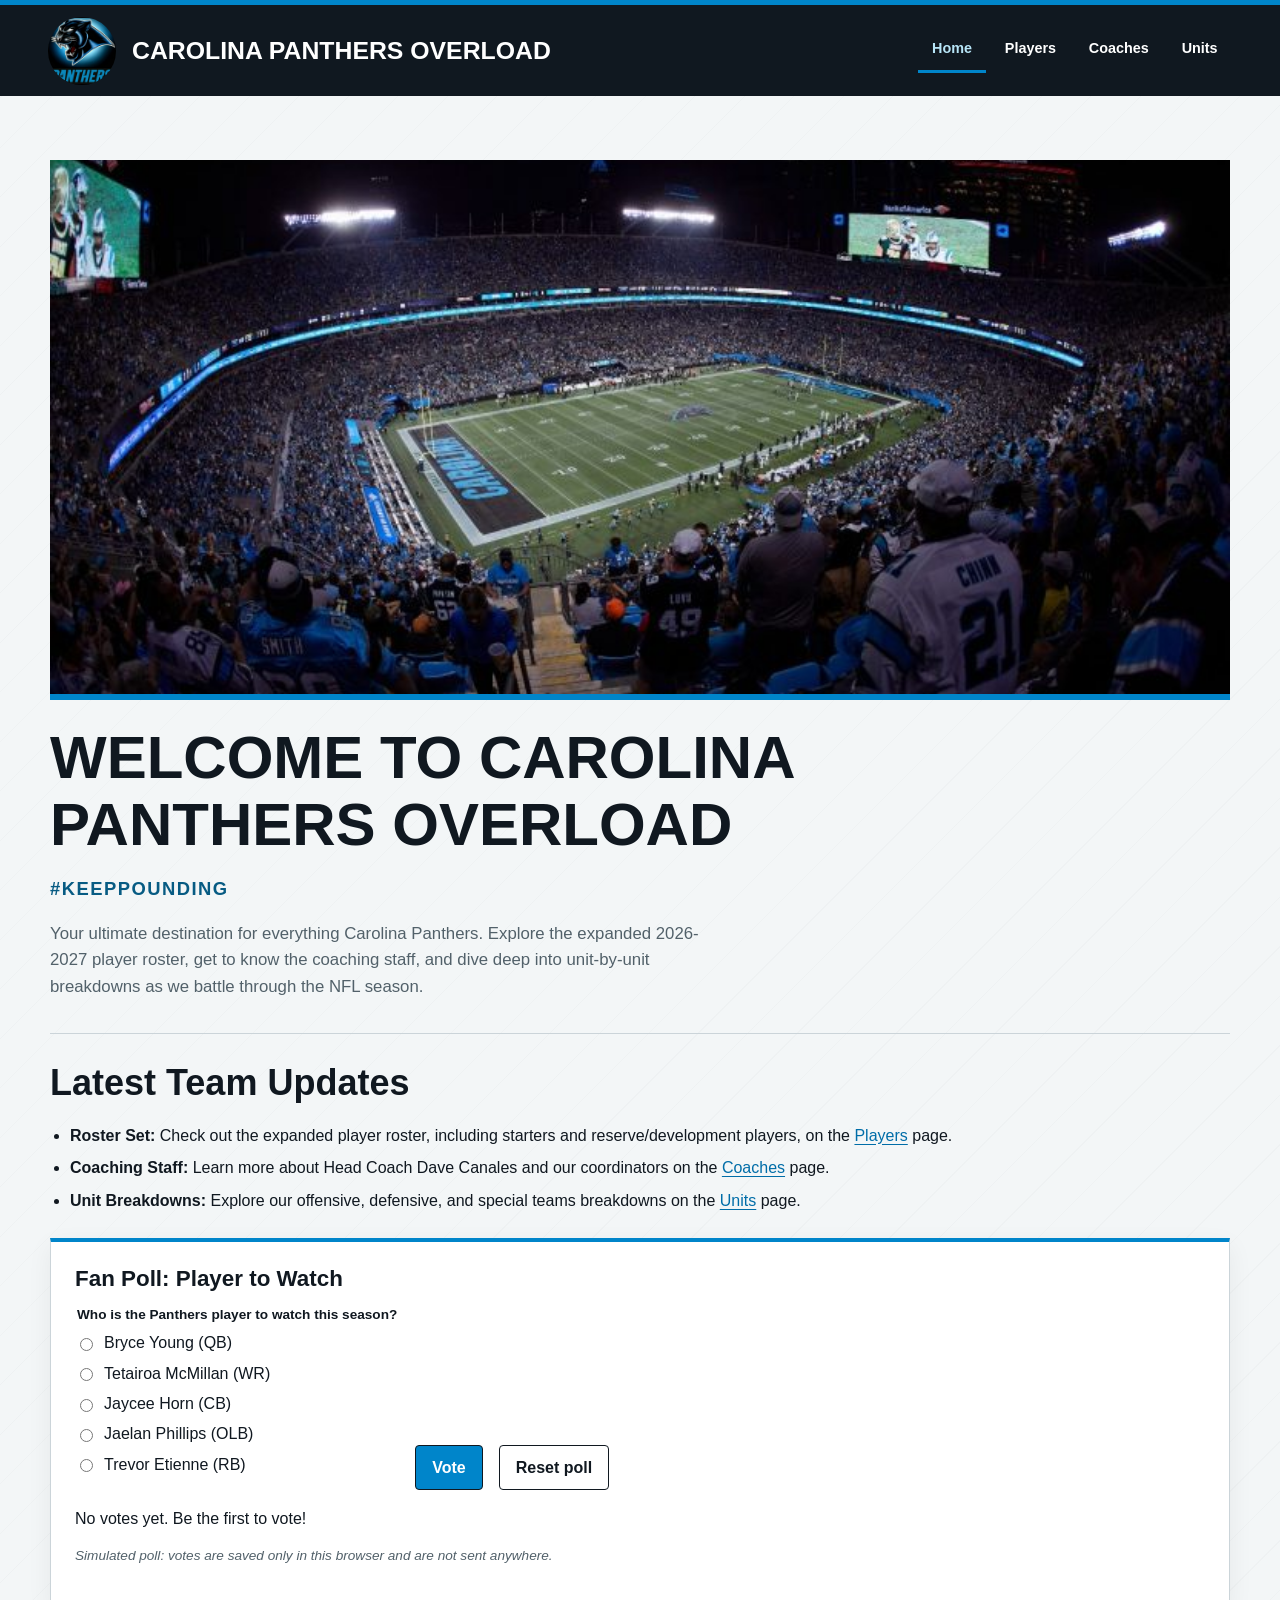
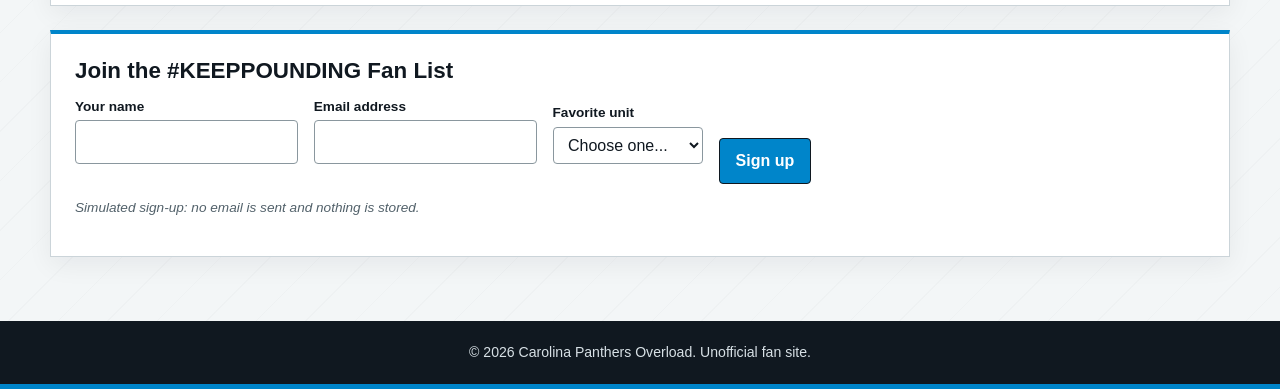
<file: index.html>
<!DOCTYPE html>
<html lang="en">
<head>
    <meta charset="UTF-8">
    <meta name="viewport" content="width=device-width, initial-scale=1.0">
    <title>Carolina Panthers Overload | Home</title>
    <link rel="stylesheet" href="css/styles.css">
</head>
<body>
    <a class="skip-link" href="#main-content">Skip to main content</a>
    <header>
        <a href="index.html">
            <img src="images/cpoverload-logo.jpg" 
                 alt="Carolina Panthers Overload home" 
                 width="80"
            >
        </a>

            <p>Carolina Panthers Overload</p>

    <nav>
        <a href="index.html">Home</a>
        <a href="players.html">Players</a>
        <a href="coaches.html">Coaches</a>
        <a href="units.html">Units</a>
    </nav>
</header>

<main id="main-content">
    <section>
        <img src="images/bank-of-america-stadium.jpg"
             alt="Bank of America Stadium"
             width="1000"
        >
        <h1>Welcome to Carolina Panthers Overload</h1>
        <p><strong>#KEEPPOUNDING</strong></p>
        <p>Your ultimate destination for everything Carolina Panthers. Explore the expanded 2026-2027 player roster, get to know the coaching staff, and dive deep into unit-by-unit breakdowns as we battle through the NFL season.</p>
    </section>

    <section>
        <h2>Latest Team Updates</h2>
        <ul>
            <li><strong>Roster Set:</strong> Check out the expanded player roster, including starters and reserve/development players, on the <a href="players.html">Players</a> page.</li>
            <li><strong>Coaching Staff:</strong> Learn more about Head Coach Dave Canales and our coordinators on the <a href="coaches.html">Coaches</a> page.</li>
            <li><strong>Unit Breakdowns:</strong> Explore our offensive, defensive, and special teams breakdowns on the <a href="units.html">Units</a> page.</li>
        </ul>
    </section>

    <section class="widget" id="poll" aria-labelledby="poll-heading">
        <h2 id="poll-heading">Fan Poll: Player to Watch</h2>
        <form id="poll-form" novalidate>
            <fieldset>
                <legend>Who is the Panthers player to watch this season?</legend>
                <div id="poll-options"></div>
            </fieldset>
            <button type="submit">Vote</button>
            <button type="button" id="poll-reset" class="secondary">Reset poll</button>
        </form>
        <p id="poll-message" class="error" role="alert"></p>
        <div id="poll-results" aria-live="polite"></div>
        <p class="note">Simulated poll: votes are saved only in this browser and are not sent anywhere.</p>
    </section>

    <section class="widget" id="newsletter" aria-labelledby="news-heading">
        <h2 id="news-heading">Join the #KEEPPOUNDING Fan List</h2>
        <form id="signup-form" novalidate>
            <div class="field">
                <label for="signup-name">Your name</label>
                <input type="text" id="signup-name" autocomplete="name" aria-describedby="signup-name-error">
                <p class="field-error" id="signup-name-error"></p>
            </div>
            <div class="field">
                <label for="signup-email">Email address</label>
                <input type="email" id="signup-email" autocomplete="email" aria-describedby="signup-email-error">
                <p class="field-error" id="signup-email-error"></p>
            </div>
            <div class="field">
                <label for="signup-unit">Favorite unit</label>
                <select id="signup-unit" aria-describedby="signup-unit-error">
                    <option value="">Choose one...</option>
                    <option value="Offense">Offense</option>
                    <option value="Defense">Defense</option>
                    <option value="Special Teams">Special Teams</option>
                </select>
                <p class="field-error" id="signup-unit-error"></p>
            </div>
            <button type="submit">Sign up</button>
        </form>
        <p id="signup-message" class="status" role="status"></p>
        <p class="note">Simulated sign-up: no email is sent and nothing is stored.</p>
    </section>
</main>

<footer>
    <p>&copy; 2026 Carolina Panthers Overload. Unofficial fan site.</p>
</footer>
    <script src="js/main.js" defer></script>
    <script src="js/home.js" defer></script>
</body>
</html>
</file>
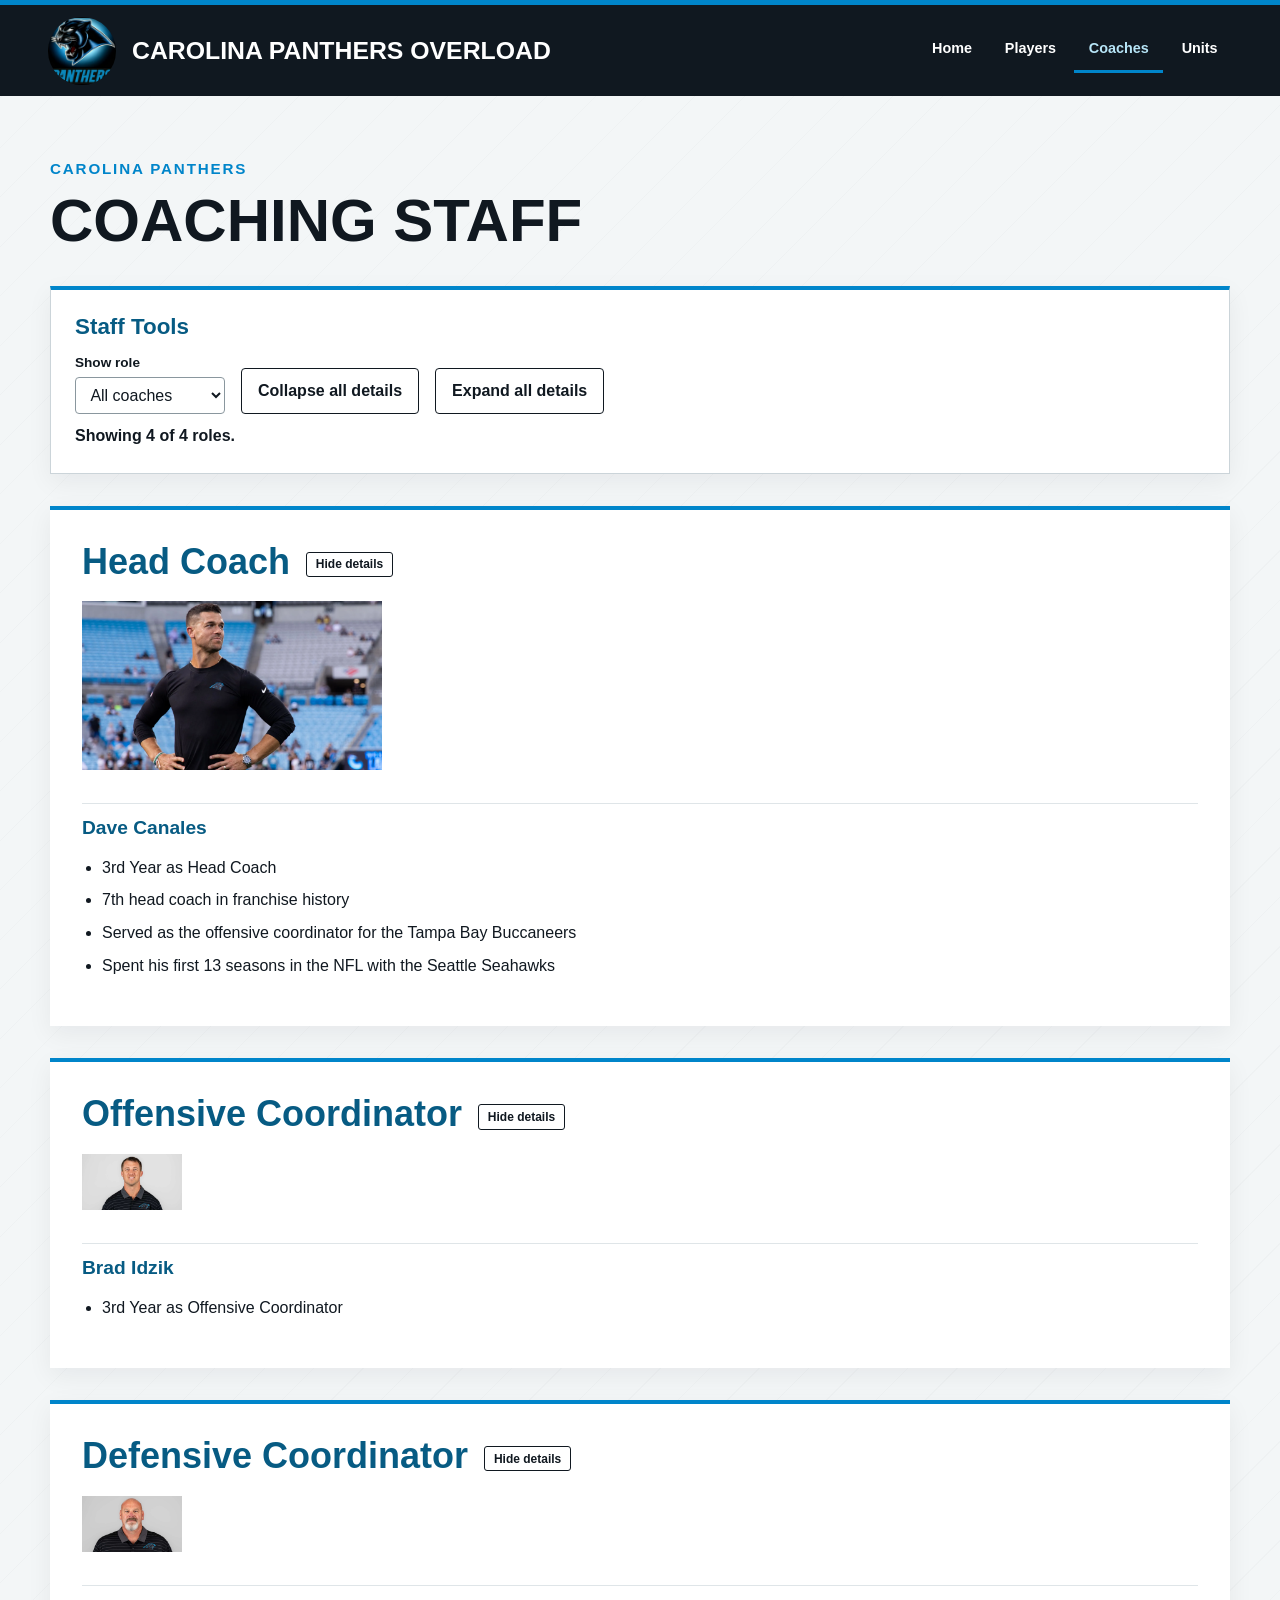
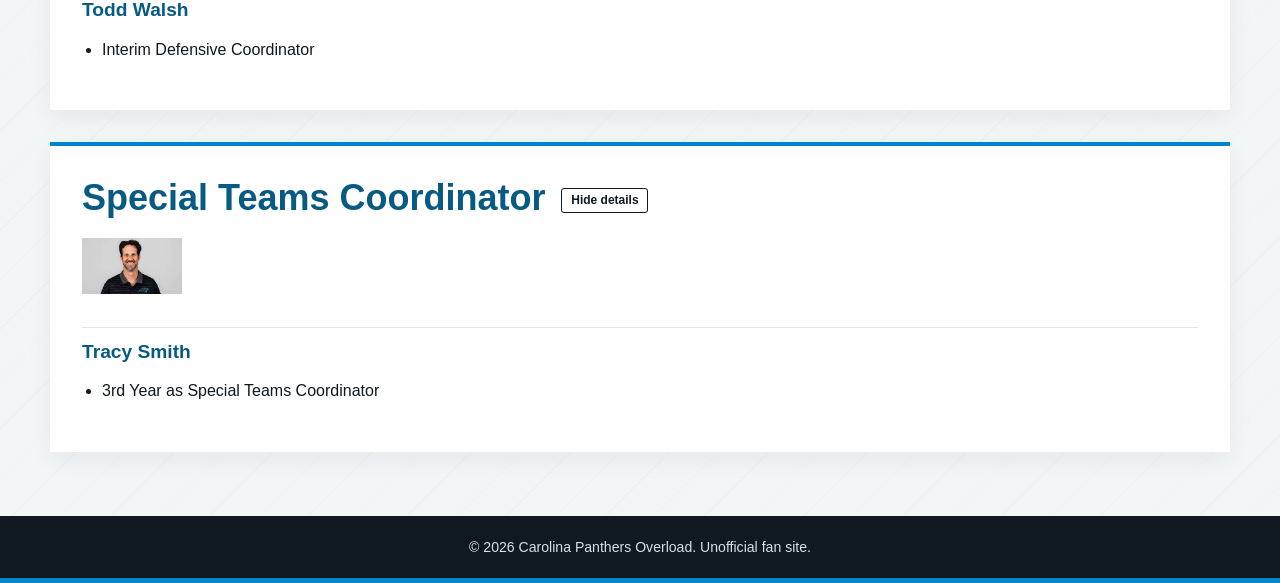
<file: coaches.html>
<!DOCTYPE html>
<html lang="en">
<head>
    <meta charset="UTF-8">
    <meta name="viewport" content="width=device-width, initial-scale=1.0">
    <title>Carolina Panthers Overload | Coaches</title>
    <link rel="stylesheet" href="css/styles.css">
</head>

<body>
    <a class="skip-link" href="#main-content">Skip to main content</a>
    <header>
        <a href="index.html">
            <img
                src="images/cpoverload-logo.jpg"
                alt="Carolina Panthers Overload home"
                width="80"
            >
        </a>

        <p>Carolina Panthers Overload</p>
        <nav>
            <a href="index.html">Home</a>
            <a href="players.html">Players</a>
            <a href="coaches.html">Coaches</a>
            <a href="units.html">Units</a>
        </nav>
    </header>

    <main id="main-content">
        <h3>Carolina Panthers</h3>
        <h1>Coaching Staff</h1>

        <section class="controls" aria-labelledby="staff-tools-heading">
            <h2 id="staff-tools-heading">Staff Tools</h2>
            <form id="staff-controls" novalidate>
                <div class="field">
                    <label for="staff-filter">Show role</label>
                    <select id="staff-filter">
                        <option value="all">All coaches</option>
                        <option value="head">Head Coach</option>
                        <option value="offense">Offense</option>
                        <option value="defense">Defense</option>
                        <option value="special">Special Teams</option>
                    </select>
                </div>
                <button type="button" id="staff-collapse" class="secondary">Collapse all details</button>
                <button type="button" id="staff-expand" class="secondary">Expand all details</button>
            </form>
            <p id="staff-status" class="status" aria-live="polite"></p>
        </section>


        <section>
            <h2>Head Coach</h2>

            <img src="images/dave-canles.jpg" alt="Dave Canales" width="300">
            <h3> Dave Canales</h3>

            <ul>
                <li> 3rd Year as Head Coach</li>
                <li>7th head coach in franchise history</li>
                <li>Served as the offensive coordinator for the Tampa Bay Buccaneers</li>
                <li>Spent his first 13 seasons in the NFL with the Seattle Seahawks</li>
            </ul>
        </section>

        <section>
            <h2>Offensive Coordinator</h2>

            <img src="images/brad-idzik.jpeg" alt="Brad Idzik" width="100">
            <h3>Brad Idzik</h3>
            <ul>
                <li>3rd Year as Offensive Coordinator</li>
            </ul>
        </section>

        <section>
            <h2>Defensive Coordinator</h2>
            <img src="images/smq1kdqidksdzftpzq99.jpeg" alt="Todd Walsh" width="100">
            <h3>Todd Walsh</h3>
            <ul>
                <li>Interim Defensive Coordinator</li>
            </ul>
        </section>

        <section>
            <h2>Special Teams Coordinator</h2>
            <img src="images/tracy-smith.jpeg" alt="Tracy Smith" width="100">
            <h3>Tracy Smith</h3>
            <ul>
                <li>3rd Year as Special Teams Coordinator</li>
            </ul>
        </section>
    </main>
<footer>
    <p>&copy; 2026 Carolina Panthers Overload. Unofficial fan site.</p>
</footer>

    <script src="js/main.js" defer></script>
    <script src="js/coaches.js" defer></script>
</body>
</html>
</file>
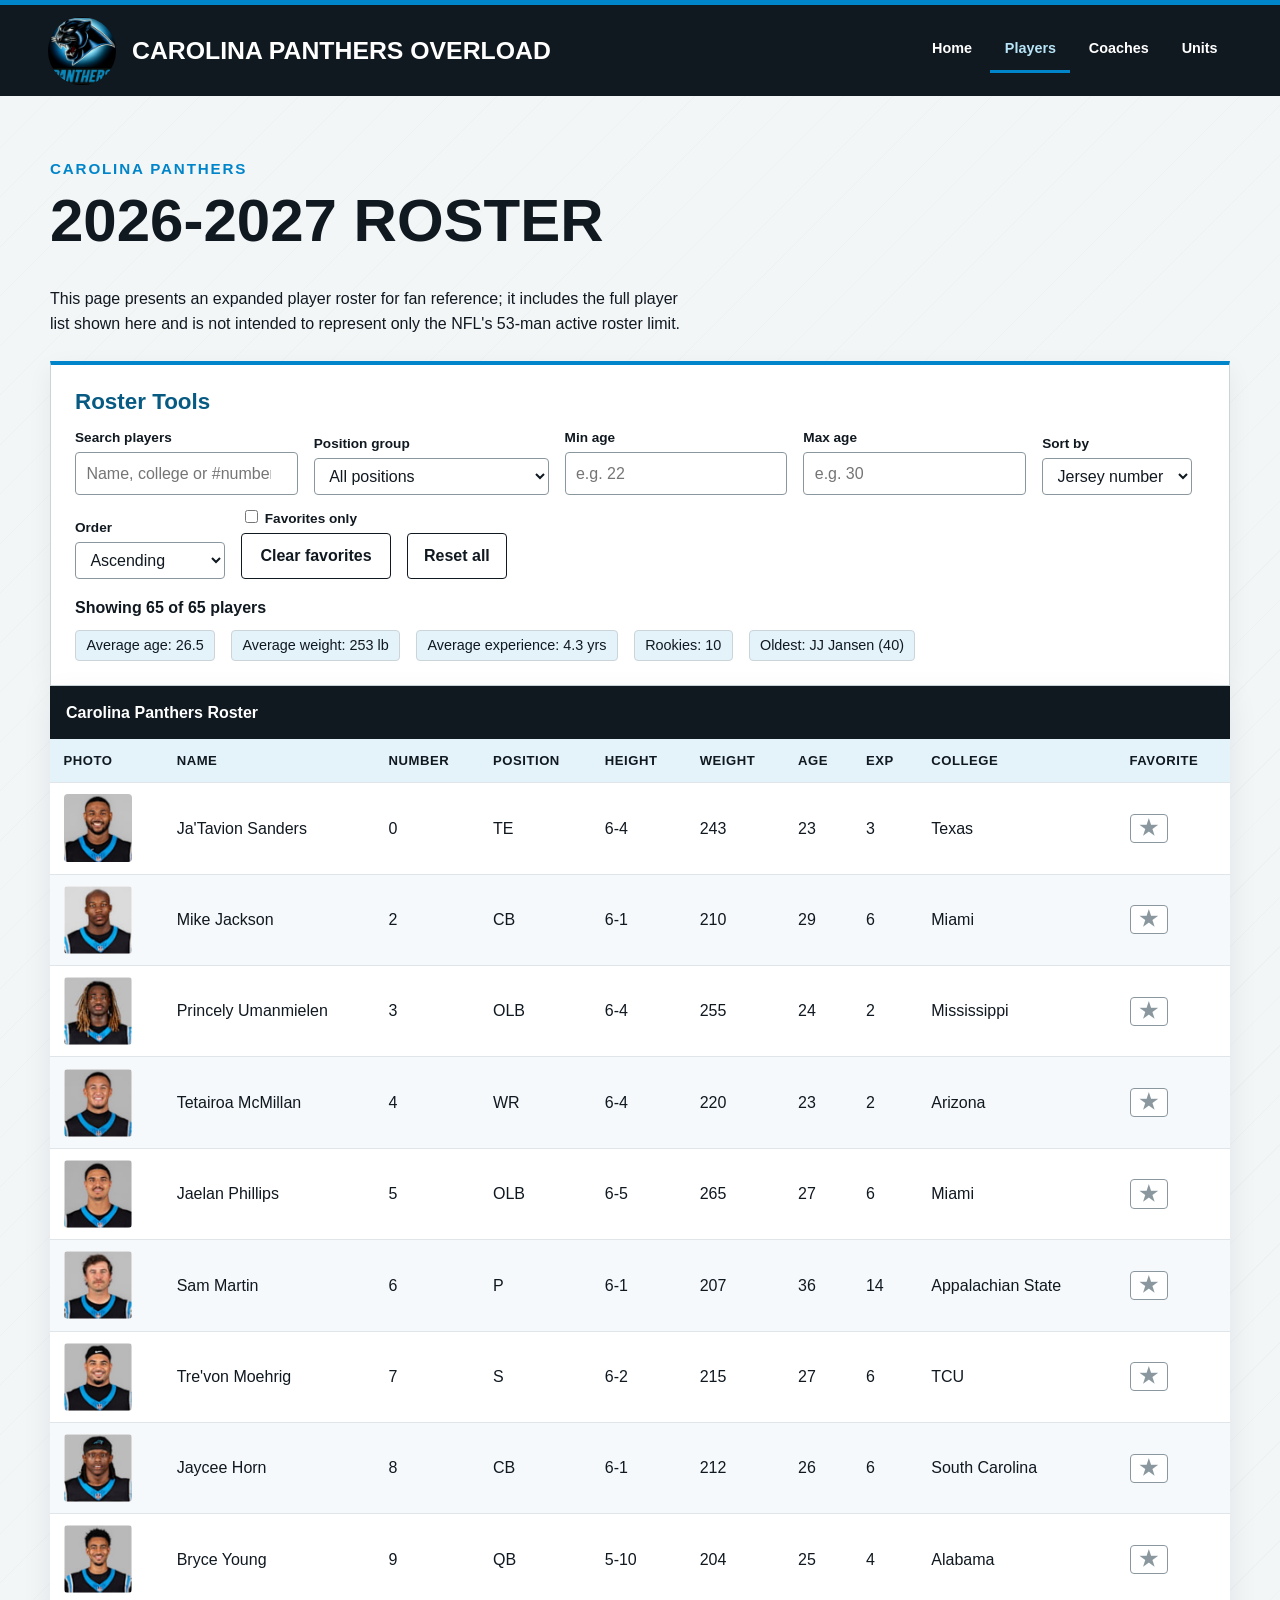
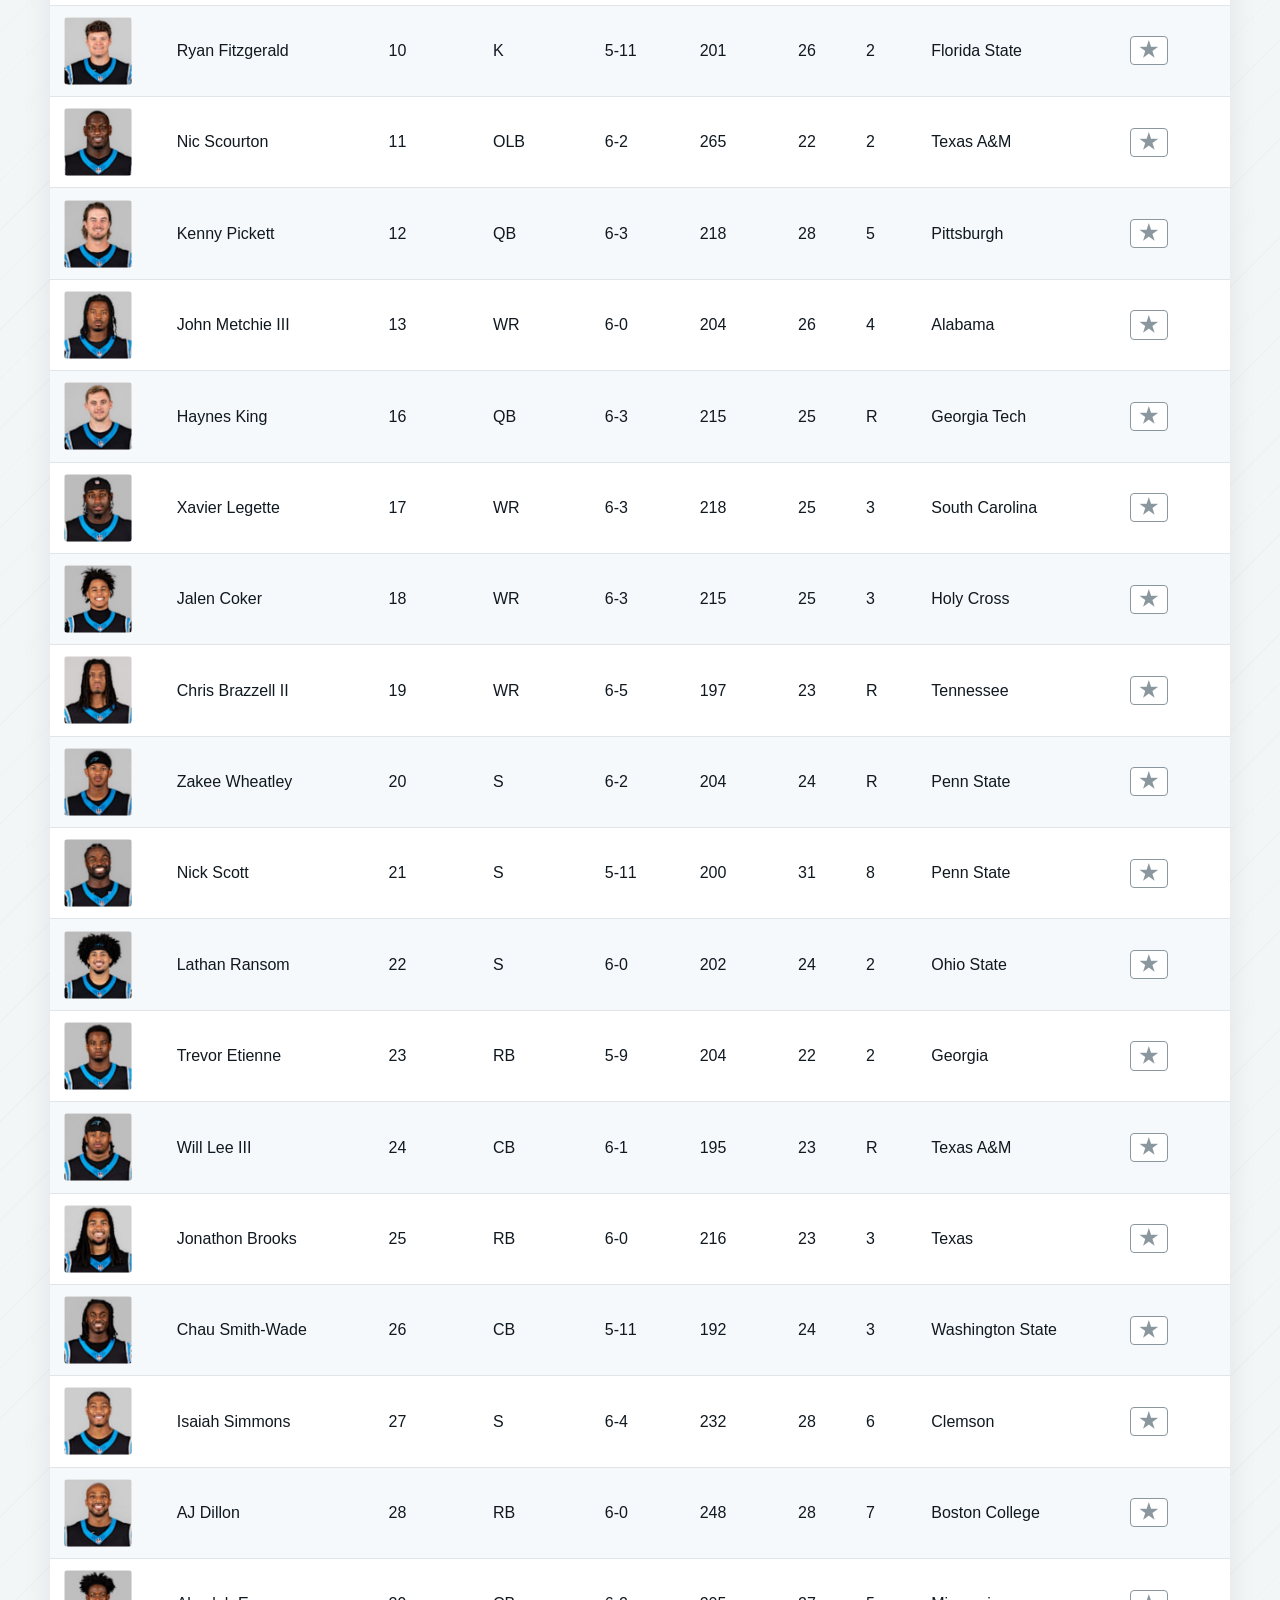
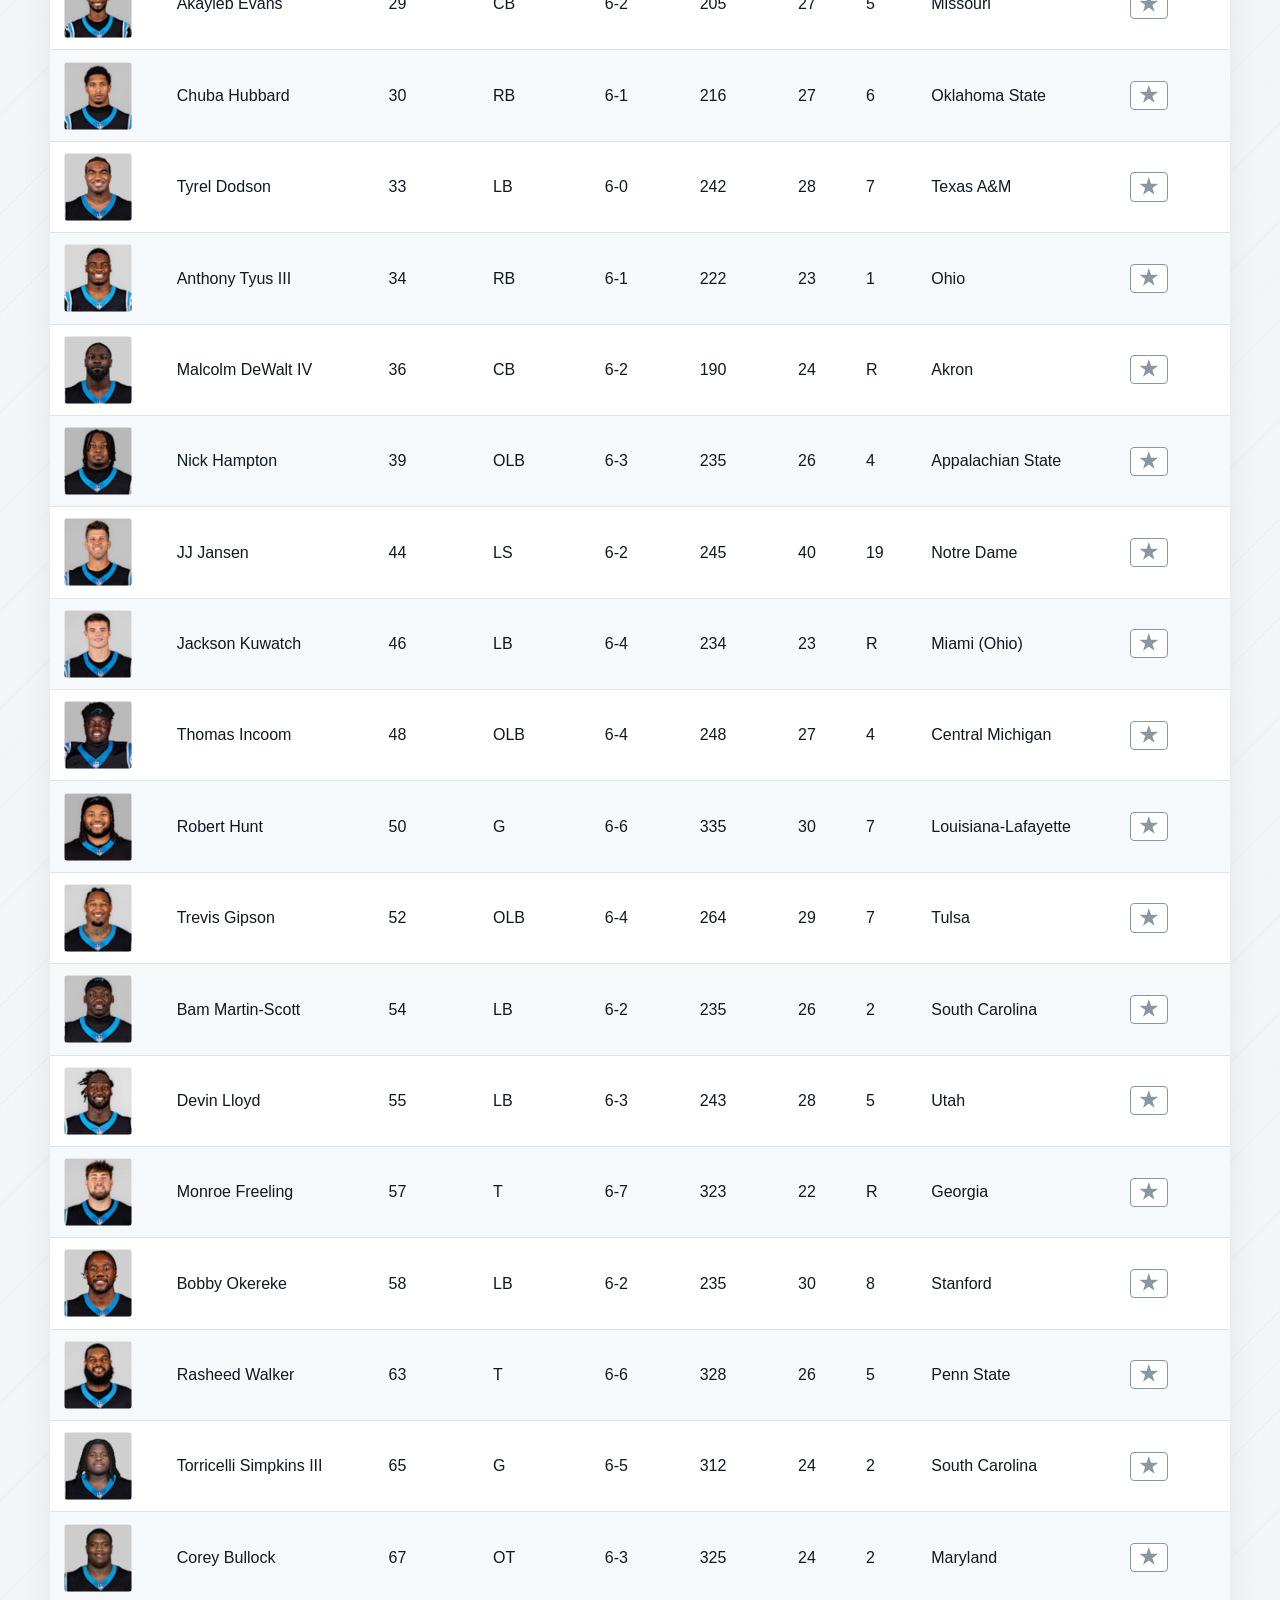
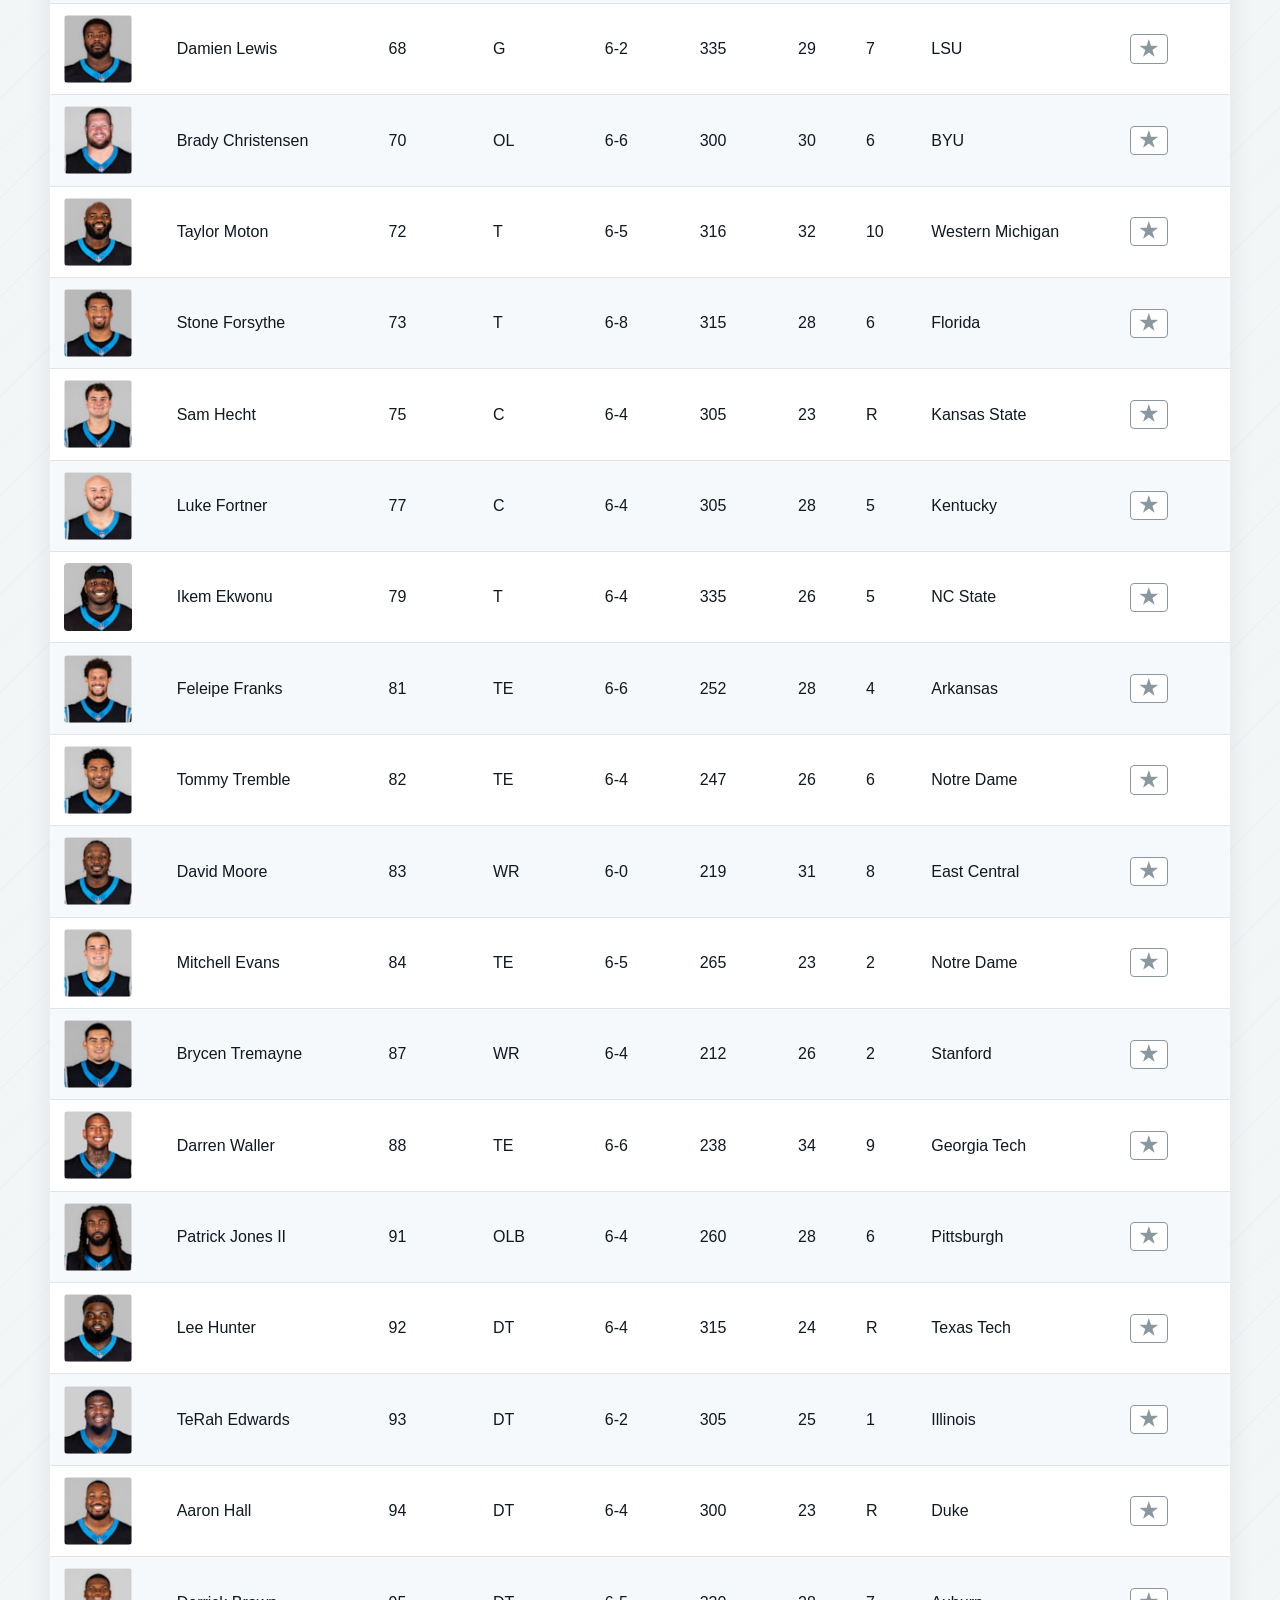
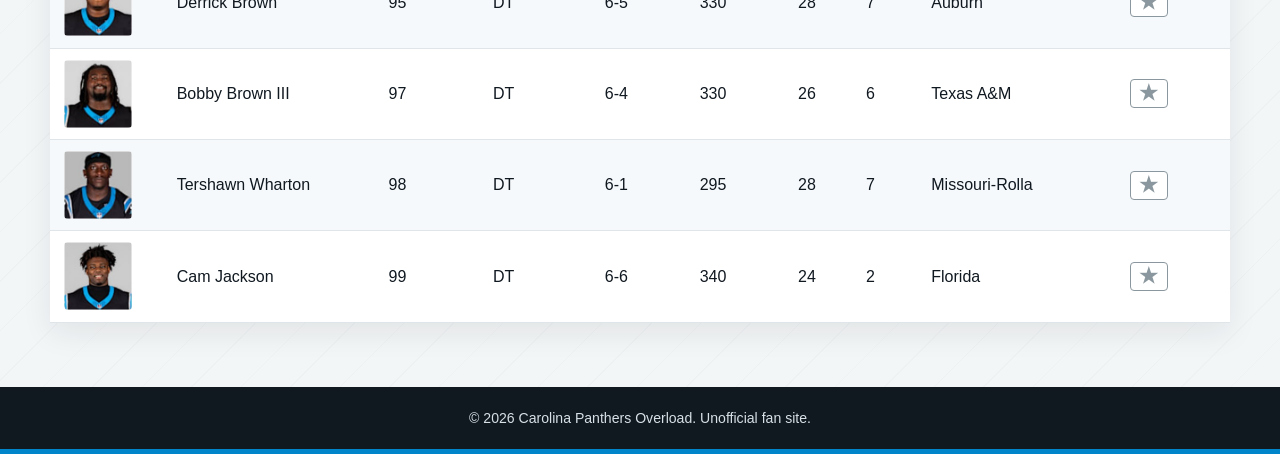
<file: players.html>
<!DOCTYPE html>
<html lang="en">
<head>
    <meta charset="UTF-8">
    <meta name="viewport" content="width=device-width, initial-scale=1.0">
    <title>Carolina Panthers Overload | Players</title>
    <link rel="stylesheet" href="css/styles.css">
</head>

<body>
    <a class="skip-link" href="#main-content">Skip to main content</a>
    <header>
        <a href="index.html">
            <img
                src="images/cpoverload-logo.jpg"
                alt="Carolina Panthers Overload home"
                width="80"
            >
        </a>

        <p>Carolina Panthers Overload</p>
        <nav>
            <a href="index.html">Home</a>
            <a href="players.html">Players</a>
            <a href="coaches.html">Coaches</a>
            <a href="units.html">Units</a>
        </nav>
    </header>

    <main id="main-content">
        <h3>CAROLINA PANTHERS</h3>
        <h1>2026-2027 ROSTER</h1>
        <p>This page presents an expanded player roster for fan reference; it includes the full player list shown here and is not intended to represent only the NFL's 53-man active roster limit.</p>


        <section class="controls" aria-labelledby="roster-tools-heading">
            <h2 id="roster-tools-heading">Roster Tools</h2>
            <form id="roster-controls" novalidate>
                <div class="field">
                    <label for="player-search">Search players</label>
                    <input type="search" id="player-search" placeholder="Name, college or #number" autocomplete="off">
                </div>
                <div class="field">
                    <label for="position-filter">Position group</label>
                    <select id="position-filter"></select>
                </div>
                <div class="field">
                    <label for="min-age">Min age</label>
                    <input type="number" id="min-age" inputmode="numeric" placeholder="e.g. 22">
                </div>
                <div class="field">
                    <label for="max-age">Max age</label>
                    <input type="number" id="max-age" inputmode="numeric" placeholder="e.g. 30">
                </div>
                <div class="field">
                    <label for="sort-key">Sort by</label>
                    <select id="sort-key"></select>
                </div>
                <div class="field">
                    <label for="sort-dir">Order</label>
                    <select id="sort-dir">
                        <option value="asc">Ascending</option>
                        <option value="desc">Descending</option>
                    </select>
                </div>
                <div class="field">
                    <label><input type="checkbox" id="favorites-only"> Favorites only</label>
                    <button type="button" id="clear-favorites" class="secondary">Clear favorites</button>
                </div>
                <button type="button" id="reset-filters" class="secondary">Reset all</button>
            </form>
            <p id="form-error" class="error" role="alert"></p>
            <p id="results-count" class="status" aria-live="polite"></p>
            <div id="roster-stats" class="stats" aria-label="Statistics for the players shown"></div>
        </section>

        <p id="no-results" role="status" hidden>No players match your filters. Try clearing the search or widening the age range.</p>

        <div class="roster-table-wrap">
        <table id="roster-table">
            <caption>Carolina Panthers Roster</caption>

            <thead>
                <tr>
                    <th>Photo</th>
                    <th>Name</th>
                    <th>Number</th>
                    <th>Position</th>
                    <th>Height</th>
                    <th>Weight</th>
                    <th>Age</th>
                    <th>Exp</th>
                    <th>College</th>
                </tr>
            </thead>

            <tbody>
                <tr>
                    <td><img src="images/jtsanders.jpg" alt="Ja'Tavion Sanders" width="100"></td>
                    <td>Ja'Tavion Sanders</td>
                    <td>0</td><td>TE</td><td>6-4</td><td>243</td>
                    <td>23</td><td>3</td><td>Texas</td>
                </tr>

                <tr>
                    <td><img src="images/princely.jpg" alt="Princely Umanmielen" width="100"></td>
                    <td>Princely Umanmielen</td>
                    <td>3</td><td>OLB</td><td>6-4</td><td>255</td>
                    <td>24</td><td>2</td><td>Mississippi</td>
                </tr>

                <tr>
                    <td><img src="images/tetmcmill.jpg" alt="Tetairoa McMillan" width="100"></td>
                    <td>Tetairoa McMillan</td>
                    <td>4</td><td>WR</td><td>6-4</td><td>220</td>
                    <td>23</td><td>2</td><td>Arizona</td>
                </tr>

                <tr>
                    <td><img src="images/jphillips.jpg" alt="Jaelan Phillips" width="100"></td>
                    <td>Jaelan Phillips</td>
                    <td>5</td><td>OLB</td><td>6-5</td><td>265</td>
                    <td>27</td><td>6</td><td>Miami</td>
                </tr>

                <tr>
                    <td><img src="images/sam_martin.jpg" alt="Sam Martin" width="100"></td>
                    <td>Sam Martin</td>
                    <td>6</td><td>P</td><td>6-1</td><td>207</td>
                    <td>36</td><td>14</td><td>Appalachian State</td>
                </tr>

                <tr>
                    <td><img src="images/trevon7.jpg" alt="Tre'von Moehrig" width="100"></td>
                    <td>Tre'von Moehrig</td>
                    <td>7</td><td>S</td><td>6-2</td><td>215</td>
                    <td>27</td><td>6</td><td>TCU</td>
                </tr>

                <tr>
                    <td><img src="images/by9.jpg" alt="Bryce Young" width="100"></td>
                    <td>Bryce Young</td>
                    <td>9</td><td>QB</td><td>5-10</td><td>204</td>
                    <td>25</td><td>4</td><td>Alabama</td>
                </tr>

                <tr>
                    <td><img src="images/ryanfitz.jpg" alt="Ryan Fitzgerald" width="100"></td>
                    <td>Ryan Fitzgerald</td>
                    <td>10</td><td>K</td><td>5-11</td><td>201</td>
                    <td>26</td><td>2</td><td>Florida State</td>
                </tr>

                <tr>
                    <td><img src="images/kennypickett.jpg" alt="Kenny Pickett" width="100"></td>
                    <td>Kenny Pickett</td>
                    <td>12</td><td>QB</td><td>6-3</td><td>218</td>
                    <td>28</td><td>5</td><td>Pittsburgh</td>
                </tr>

                <tr>
                    <td><img src="images/john_metchie.jpg" alt="John Metchie III" width="100"></td>
                    <td>John Metchie III</td>
                    <td>13</td><td>WR</td><td>6-0</td><td>204</td>
                    <td>26</td><td>4</td><td>Alabama</td>
                </tr>

                <tr>
                    <td><img src="images/haynes_king.jpg" alt="Haynes King" width="100"></td>
                    <td>Haynes King</td>
                    <td>16</td><td>QB</td><td>6-3</td><td>215</td>
                    <td>25</td><td>R</td><td>Georgia Tech</td>
                </tr>

                <tr>
                    <td><img src="images/jalencoker.jpg" alt="Jalen Coker" width="100"></td>
                    <td>Jalen Coker</td>
                    <td>18</td><td>WR</td><td>6-3</td><td>215</td>
                    <td>25</td><td>3</td><td>Holy Cross</td>
                </tr>

                <tr>
                    <td><img src="images/zakeewheatley.jpg" alt="Zakee Wheatley" width="100"></td>
                    <td>Zakee Wheatley</td>
                    <td>20</td><td>S</td><td>6-2</td><td>204</td>
                    <td>24</td><td>R</td><td>Penn State</td>
                </tr>

                <tr>
                    <td><img src="images/nickscott.jpg" alt="Nick Scott" width="100"></td>
                    <td>Nick Scott</td>
                    <td>21</td><td>S</td><td>5-11</td><td>200</td>
                    <td>31</td><td>8</td><td>Penn State</td>
                </tr>

                <tr>
                    <td><img src="images/lathan_ransom.jpg" alt="Lathan Ransom" width="100"></td>
                    <td>Lathan Ransom</td>
                    <td>22</td><td>S</td><td>6-0</td><td>202</td>
                    <td>24</td><td>2</td><td>Ohio State</td>
                </tr>

                <tr>
                    <td><img src="images/trevor_etienne.jpg" alt="Trevor Etienne" width="100"></td>
                    <td>Trevor Etienne</td>
                    <td>23</td><td>RB</td><td>5-9</td><td>204</td>
                    <td>22</td><td>2</td><td>Georgia</td>
                </tr>

                <tr>
                    <td><img src="images/willlee.jpg" alt="Will Lee III" width="100"></td>
                    <td>Will Lee III</td>
                    <td>24</td><td>CB</td><td>6-1</td><td>195</td>
                    <td>23</td><td>R</td><td>Texas A&amp;M</td>
                </tr>

                <tr>
                    <td><img src="images/chausmithwade.jpg" alt="Chau Smith-Wade" width="100"></td>
                    <td>Chau Smith-Wade</td>
                    <td>26</td><td>CB</td><td>5-11</td><td>192</td>
                    <td>24</td><td>3</td><td>Washington State</td>
                </tr>

                <tr>
                    <td><img src="images/isaiahsimmons.jpg" alt="Isaiah Simmons" width="100"></td>
                    <td>Isaiah Simmons</td>
                    <td>27</td><td>S</td><td>6-4</td><td>232</td>
                    <td>28</td><td>6</td><td>Clemson</td>
                </tr>

                <tr>
                    <td><img src="images/ajdillion.jpg" alt="AJ Dillon" width="100"></td>
                    <td>AJ Dillon</td>
                    <td>28</td><td>RB</td><td>6-0</td><td>248</td>
                    <td>28</td><td>7</td><td>Boston College</td>
                </tr>

                <tr>
                    <td><img src="images/chubbahubbad.jpg" alt="Chuba Hubbard" width="100"></td>
                    <td>Chuba Hubbard</td>
                    <td>30</td><td>RB</td><td>6-1</td><td>216</td>
                    <td>27</td><td>6</td><td>Oklahoma State</td>
                </tr>

                <tr>
                    <td><img src="images/tyrelldodson.png" alt="Tyrel Dodson" width="100"></td>
                    <td>Tyrel Dodson</td>
                    <td>33</td><td>LB</td><td>6-0</td><td>242</td>
                    <td>28</td><td>7</td><td>Texas A&amp;M</td>
                </tr>

                <tr>
                    <td><img src="images/anthony-tyusiii.jpg" alt="Anthony Tyus III" width="100"></td>
                    <td>Anthony Tyus III</td>
                    <td>34</td><td>RB</td><td>6-1</td><td>222</td>
                    <td>23</td><td>1</td><td>Ohio</td>
                </tr>

                <tr>
                    <td><img src="images/malcolmdeWalt IV.png" alt="Malcolm DeWalt IV" width="100"></td>
                    <td>Malcolm DeWalt IV</td>
                    <td>36</td><td>CB</td><td>6-2</td><td>190</td>
                    <td>24</td><td>R</td><td>Akron</td>
                </tr>

                <tr>
                    <td><img src="images/nick-hampton.jpg" alt="Nick Hampton" width="100"></td>
                    <td>Nick Hampton</td>
                    <td>39</td><td>OLB</td><td>6-3</td><td>235</td>
                    <td>26</td><td>4</td><td>Appalachian State</td>
                </tr>

                <tr>
                    <td><img src="images/jj_jansen.jpg" alt="JJ Jansen" width="100"></td>
                    <td>JJ Jansen</td>
                    <td>44</td><td>LS</td><td>6-2</td><td>245</td>
                    <td>40</td><td>19</td><td>Notre Dame</td>
                </tr>

                <tr>
                    <td><img src="images/jackson_kuwatch.jpg" alt="Jackson Kuwatch" width="100"></td>
                    <td>Jackson Kuwatch</td>
                    <td>46</td><td>LB</td><td>6-4</td><td>234</td>
                    <td>23</td><td>R</td><td>Miami (Ohio)</td>
                </tr>

                <tr>
                    <td><img src="images/robert_hunt.jpg" alt="Robert Hunt" width="100"></td>
                    <td>Robert Hunt</td>
                    <td>50</td><td>G</td><td>6-6</td><td>335</td>
                    <td>30</td><td>7</td><td>Louisiana-Lafayette</td>
                </tr>

                <tr>
                    <td><img src="images/trevor_gipson.jpg" alt="Trevis Gipson" width="100"></td>
                    <td>Trevis Gipson</td>
                    <td>52</td><td>OLB</td><td>6-4</td><td>264</td>
                    <td>29</td><td>7</td><td>Tulsa</td>
                </tr>

                <tr>
                    <td><img src="images/bam_martin-scott.jpg" alt="Bam Martin-Scott" width="100"></td>
                    <td>Bam Martin-Scott</td>
                    <td>54</td><td>LB</td><td>6-2</td><td>235</td>
                    <td>26</td><td>2</td><td>South Carolina</td>
                </tr>

                <tr>
                    <td><img src="images/devin_lloyd.jpg" alt="Devin Lloyd" width="100"></td>
                    <td>Devin Lloyd</td>
                    <td>55</td><td>LB</td><td>6-3</td><td>243</td>
                    <td>28</td><td>5</td><td>Utah</td>
                </tr>

                <tr>
                    <td><img src="images/monroe freeling.jpg" alt="Monroe Freeling" width="100"></td>
                    <td>Monroe Freeling</td>
                    <td>57</td><td>T</td><td>6-7</td><td>323</td>
                    <td>22</td><td>R</td><td>Georgia</td>
                </tr>

                <tr>
                    <td><img src="images/bobby-okereke.png" alt="Bobby Okereke" width="100"></td>
                    <td>Bobby Okereke</td>
                    <td>58</td><td>LB</td><td>6-2</td><td>235</td>
                    <td>30</td><td>8</td><td>Stanford</td>
                </tr>

                <tr>
                    <td><img src="images/rw63.jpg" alt="Rasheed Walker" width="100"></td>
                    <td>Rasheed Walker</td>
                    <td>63</td><td>T</td><td>6-6</td><td>328</td>
                    <td>26</td><td>5</td><td>Penn State</td>
                </tr>

                <tr>
                    <td><img src="images/ts3_65.png" alt="Torricelli Simpkins III" width="100"></td>
                    <td>Torricelli Simpkins III</td>
                    <td>65</td><td>G</td><td>6-5</td><td>312</td>
                    <td>24</td><td>2</td><td>South Carolina</td>
                </tr>

                <tr>
                    <td><img src="images/cb67.jpg" alt="Corey Bullock" width="100"></td>
                    <td>Corey Bullock</td>
                    <td>67</td><td>OT</td><td>6-3</td><td>325</td>
                    <td>24</td><td>2</td><td>Maryland</td>
                </tr>

                <tr>
                    <td><img src="images/dl68.jpg" alt="Damien Lewis" width="100"></td>
                    <td>Damien Lewis</td>
                    <td>68</td><td>G</td><td>6-2</td><td>335</td>
                    <td>29</td><td>7</td><td>LSU</td>
                </tr>

                <tr>
                    <td><img src="images/sf73.jpg" alt="Stone Forsythe" width="100"></td>
                    <td>Stone Forsythe</td>
                    <td>73</td><td>T</td><td>6-8</td><td>315</td>
                    <td>28</td><td>6</td><td>Florida</td>
                </tr>

                <tr>
                    <td><img src="images/sh75.jpg" alt="Sam Hecht" width="100"></td>
                    <td>Sam Hecht</td>
                    <td>75</td><td>C</td><td>6-4</td><td>305</td>
                    <td>23</td><td>R</td><td>Kansas State</td>
                </tr>

                <tr>
                    <td><img src="images/lf77.jpg" alt="Luke Fortner" width="100"></td>
                    <td>Luke Fortner</td>
                    <td>77</td><td>C</td><td>6-4</td><td>305</td>
                    <td>28</td><td>5</td><td>Kentucky</td>
                </tr>

                <tr>
                    <td><img src="images/ff81.jpg" alt="Feleipe Franks" width="100"></td>
                    <td>Feleipe Franks</td>
                    <td>81</td><td>TE</td><td>6-6</td><td>252</td>
                    <td>28</td><td>4</td><td>Arkansas</td>
                </tr>

                <tr>
                    <td><img src="images/tt82.jpg" alt="Tommy Tremble" width="100"></td>
                    <td>Tommy Tremble</td>
                    <td>82</td><td>TE</td><td>6-4</td><td>247</td>
                    <td>26</td><td>6</td><td>Notre Dame</td>
                </tr>

                <tr>
                    <td><img src="images/dm83.jpg" alt="David Moore" width="100"></td>
                    <td>David Moore</td>
                    <td>83</td><td>WR</td><td>6-0</td><td>219</td>
                    <td>31</td><td>8</td><td>East Central</td>
                </tr>

                <tr>
                    <td><img src="images/me84.jpg" alt="Mitchell Evans" width="100"></td>
                    <td>Mitchell Evans</td>
                    <td>84</td><td>TE</td><td>6-5</td><td>265</td>
                    <td>23</td><td>2</td><td>Notre Dame</td>
                </tr>

                <tr>
                    <td><img src="images/bt87.jpg" alt="Brycen Tremayne" width="100"></td>
                    <td>Brycen Tremayne</td>
                    <td>87</td><td>WR</td><td>6-4</td><td>212</td>
                    <td>26</td><td>2</td><td>Stanford</td>
                </tr>

                <tr>
                    <td><img src="images/dw88.jpg" alt="Darren Waller" width="100"></td>
                    <td>Darren Waller</td>
                    <td>88</td><td>TE</td><td>6-6</td><td>238</td>
                    <td>34</td><td>9</td><td>Georgia Tech</td>
                </tr>

                <tr>
                    <td><img src="images/pj2_91.jpg" alt="Patrick Jones II" width="100"></td>
                    <td>Patrick Jones II</td>
                    <td>91</td><td>OLB</td><td>6-4</td><td>260</td>
                    <td>28</td><td>6</td><td>Pittsburgh</td>
                </tr>

                <tr>
                    <td><img src="images/lh_92.jpg" alt="Lee Hunter" width="100"></td>
                    <td>Lee Hunter</td>
                    <td>92</td><td>DT</td><td>6-4</td><td>315</td>
                    <td>24</td><td>R</td><td>Texas Tech</td>
                </tr>

                <tr>
                    <td><img src="images/te_93.png" alt="TeRah Edwards" width="100"></td>
                    <td>TeRah Edwards</td>
                    <td>93</td><td>DT</td><td>6-2</td><td>305</td>
                    <td>25</td><td>1</td><td>Illinois</td>
                </tr>

                <tr>
                    <td><img src="images/ah_94.jpg" alt="Aaron Hall" width="100"></td>
                    <td>Aaron Hall</td>
                    <td>94</td><td>DT</td><td>6-4</td><td>300</td>
                    <td>23</td><td>R</td><td>Duke</td>
                </tr>

                <tr>
                    <td><img src="images/db_95.jpg" alt="Derrick Brown" width="100"></td>
                    <td>Derrick Brown</td>
                    <td>95</td><td>DT</td><td>6-5</td><td>330</td>
                    <td>28</td><td>7</td><td>Auburn</td>
                </tr>

                <tr>
                    <td><img src="images/bb3_97.jpg" alt="Bobby Brown III" width="100"></td>
                    <td>Bobby Brown III</td>
                    <td>97</td><td>DT</td><td>6-4</td><td>330</td>
                    <td>26</td><td>6</td><td>Texas A&amp;M</td>
                </tr>

                <tr>
                    <td><img src="images/tw98.jpg" alt="Tershawn Wharton" width="100"></td>
                    <td>Tershawn Wharton</td>
                    <td>98</td><td>DT</td><td>6-1</td><td>295</td>
                    <td>28</td><td>7</td><td>Missouri-Rolla</td>
                </tr>

                <tr>
                    <td><img src="images/cb2_19.jpg" alt="Chris Brazzell II" width="100"></td>
                    <td>Chris Brazzell II</td>
                    <td>19</td><td>WR</td><td>6-5</td><td>197</td>
                    <td>23</td><td>R</td><td>Tennessee</td>
                </tr>

                <tr>
                    <td><img src="images/jb25.jpg" alt="Jonathon Brooks" width="100"></td>
                    <td>Jonathon Brooks</td>
                    <td>25</td><td>RB</td><td>6-0</td><td>216</td>
                    <td>23</td><td>3</td><td>Texas</td>
                </tr>

                <tr>
                    <td><img src="images/bc70.jpg" alt="Brady Christensen" width="100"></td>
                    <td>Brady Christensen</td>
                    <td>70</td><td>OL</td><td>6-6</td><td>300</td>
                    <td>30</td><td>6</td><td>BYU</td>
                </tr>

                <tr>
                    <td><img src="images/ae29.jpg" alt="Akayleb Evans" width="100"></td>
                    <td>Akayleb Evans</td>
                    <td>29</td><td>CB</td><td>6-2</td><td>205</td>
                    <td>27</td><td>5</td><td>Missouri</td>
                </tr>

                <tr>
                    <td><img src="images/jh8.jpg" alt="Jaycee Horn" width="100"></td>
                    <td>Jaycee Horn</td>
                    <td>8</td><td>CB</td><td>6-1</td><td>212</td>
                    <td>26</td><td>6</td><td>South Carolina</td>
                </tr>

                <tr>
                    <td><img src="images/ti48.jpg" alt="Thomas Incoom" width="100"></td>
                    <td>Thomas Incoom</td>
                    <td>48</td><td>OLB</td><td>6-4</td><td>248</td>
                    <td>27</td><td>4</td><td>Central Michigan</td>
                </tr>

                <tr>
                    <td><img src="images/cj99.jpg" alt="Cam Jackson" width="100"></td>
                    <td>Cam Jackson</td>
                    <td>99</td><td>DT</td><td>6-6</td><td>340</td>
                    <td>24</td><td>2</td><td>Florida</td>
                </tr>

                <tr>
                    <td><img src="images/mj2.jpg" alt="Mike Jackson" width="100"></td>
                    <td>Mike Jackson</td>
                    <td>2</td><td>CB</td><td>6-1</td><td>210</td>
                    <td>29</td><td>6</td><td>Miami</td>
                </tr>

                <tr>
                    <td><img src="images/xl17.jpg" alt="Xavier Legette" width="100"></td>
                    <td>Xavier Legette</td>
                    <td>17</td><td>WR</td><td>6-3</td><td>218</td>
                    <td>25</td><td>3</td><td>South Carolina</td>
                </tr>

                <tr>
                    <td><img src="images/tm72.jpg" alt="Taylor Moton" width="100"></td>
                    <td>Taylor Moton</td>
                    <td>72</td><td>T</td><td>6-5</td><td>316</td>
                    <td>32</td><td>10</td><td>Western Michigan</td>
                </tr>

                <tr>
                    <td><img src="images/ns11.jpg" alt="Nic Scourton" width="100"></td>
                    <td>Nic Scourton</td>
                    <td>11</td><td>OLB</td><td>6-2</td><td>265</td>
                    <td>22</td><td>2</td><td>Texas A&amp;M</td>
                </tr>

                <tr>
                    <td><img src="images/ikem79.jpg" alt="Ikem Ekwonu" width="100"></td>
                    <td>Ikem Ekwonu</td>
                    <td>79</td><td>T</td><td>6-4</td><td>335</td>
                    <td>26</td><td>5</td><td>NC State</td>
                </tr>
            </tbody>
        </table>
        </div>
    </main>
<footer>
    <p>&copy; 2026 Carolina Panthers Overload. Unofficial fan site.</p>
</footer>

    <script src="js/main.js" defer></script>
    <script src="js/players.js" defer></script>
</body>
</html>
</file>
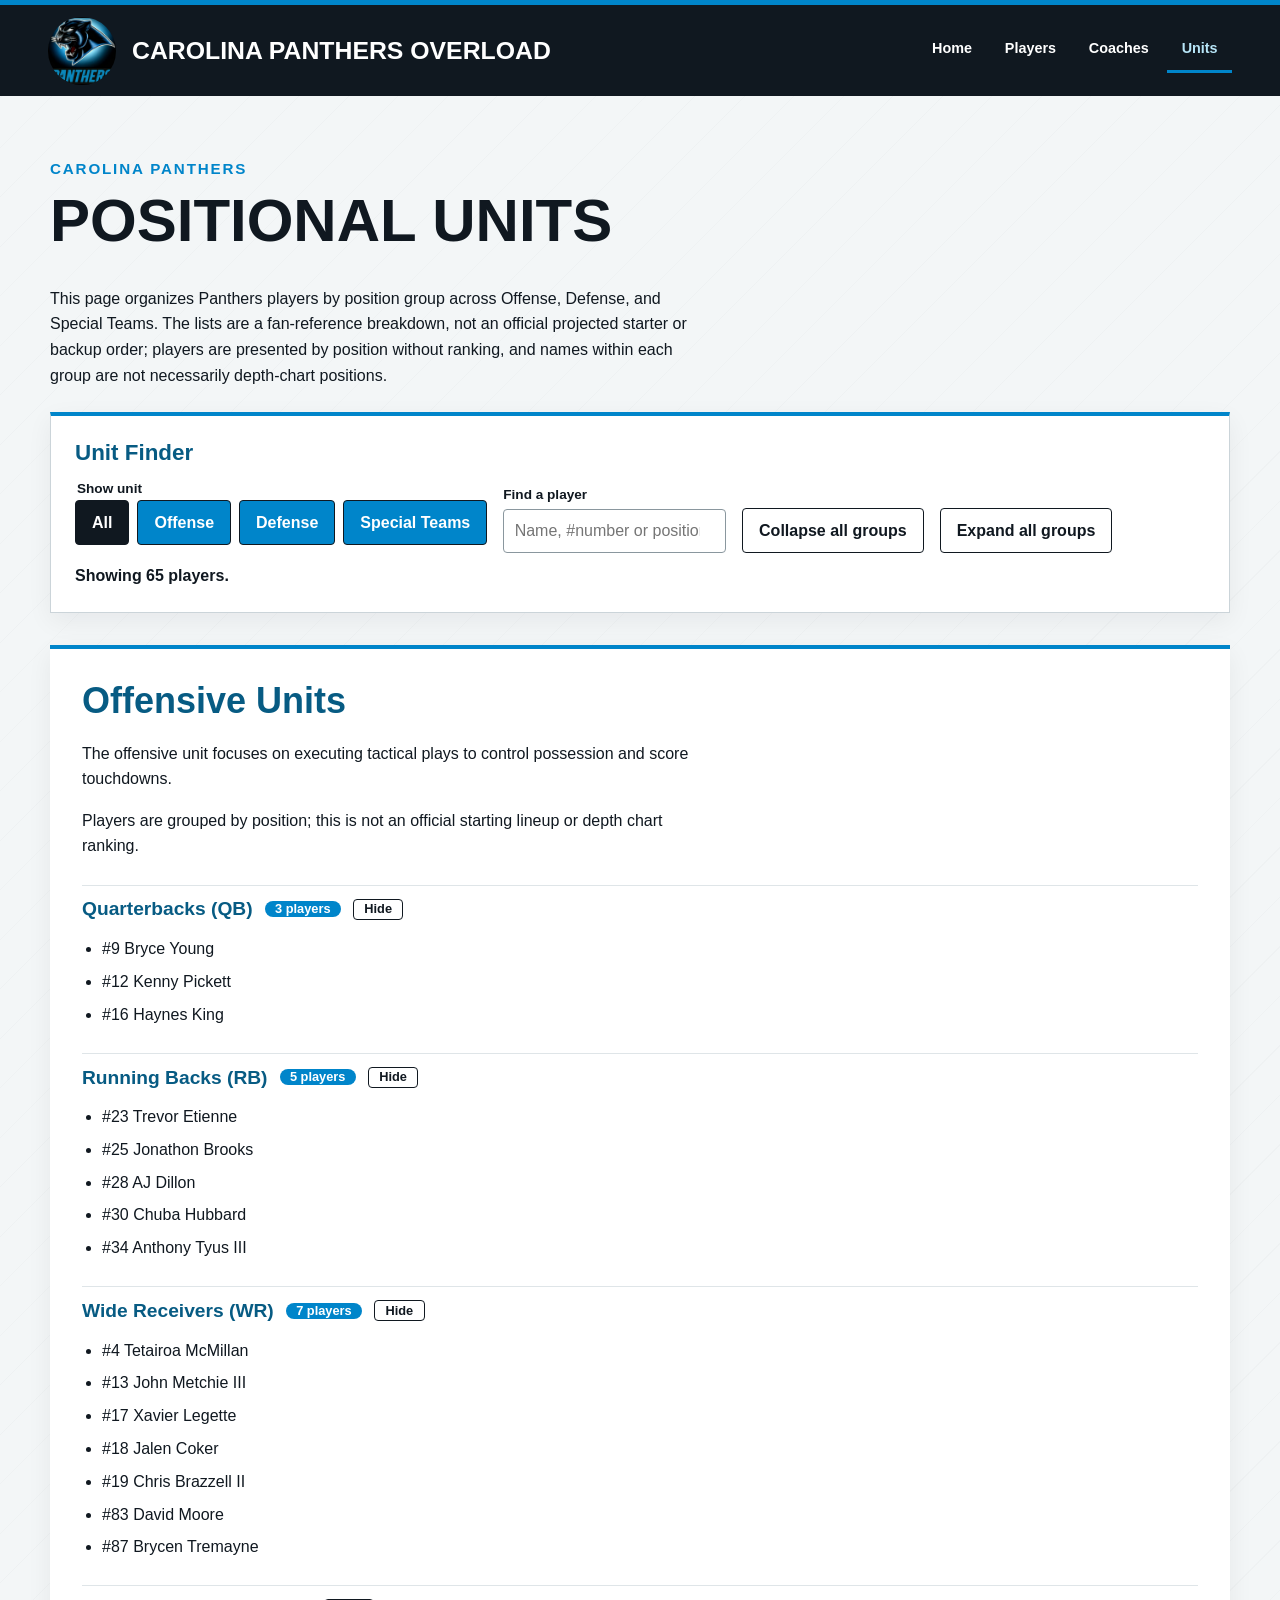
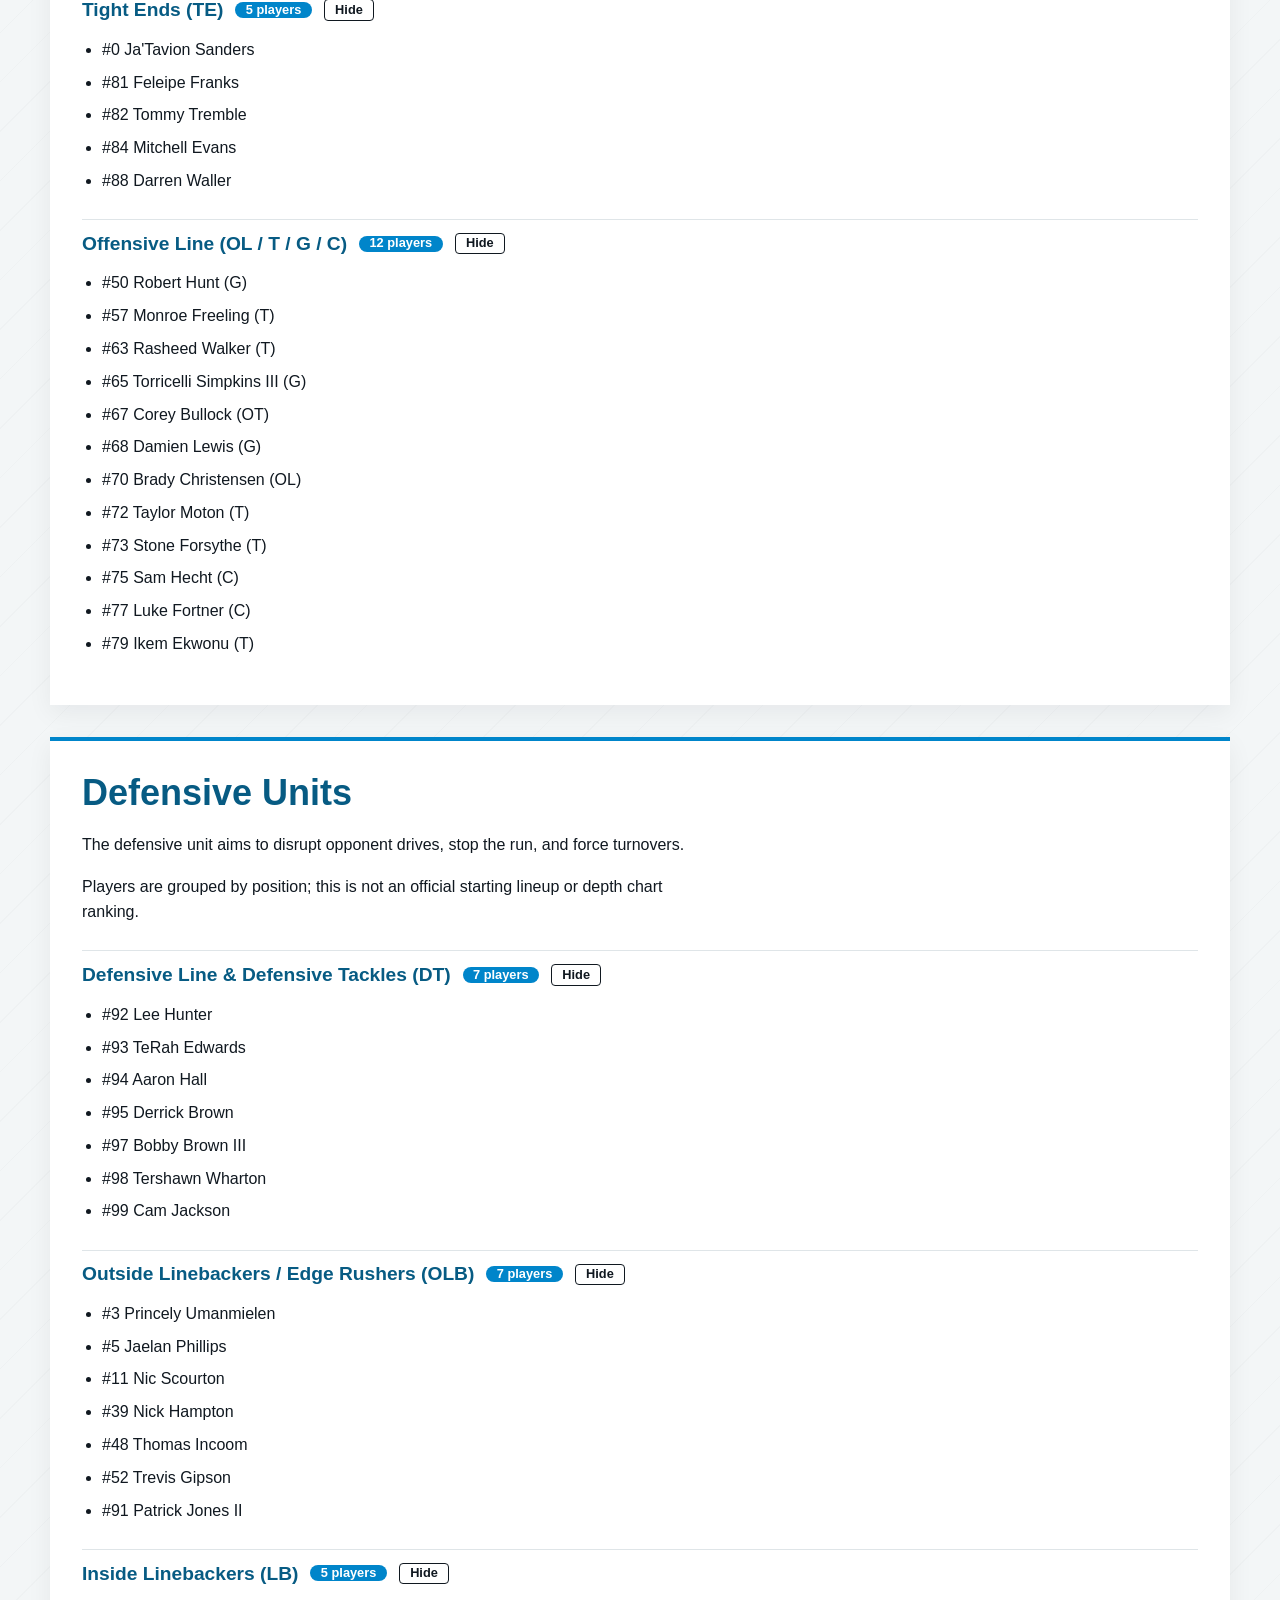
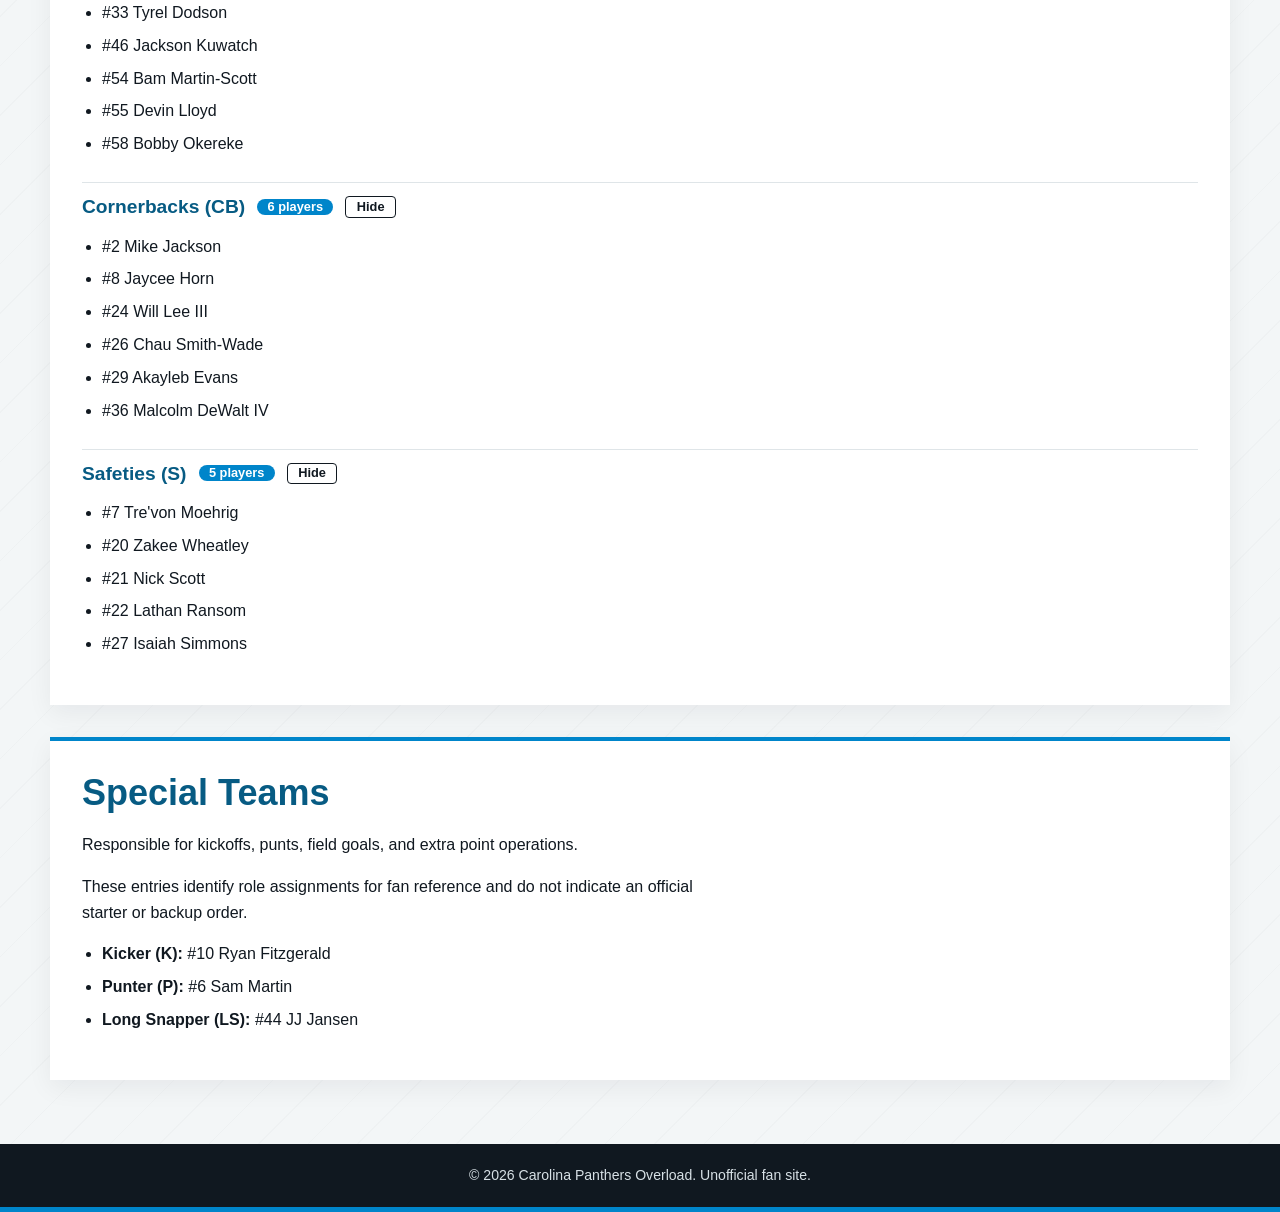
<file: units.html>
<!DOCTYPE html>
<html lang="en">
<head>
    <meta charset="UTF-8">
    <meta name="viewport" content="width=device-width, initial-scale=1.0">
    <title>Carolina Panthers Overload | Units</title>
    <link rel="stylesheet" href="css/styles.css">
</head>

<body>
    <a class="skip-link" href="#main-content">Skip to main content</a>
    <header>
        <a href="index.html">
            <img
                src="images/cpoverload-logo.jpg"
                alt="Carolina Panthers Overload home"
                width="80"
            >
        </a>

       <p>Carolina Panthers Overload</p>
    <nav>
        <a href="index.html">Home</a>
        <a href="players.html">Players</a>
        <a href="coaches.html">Coaches</a>
        <a href="units.html">Units</a>
    </nav>
</header>

<main id="main-content">
    <h3>Carolina Panthers</h3>
    <h1>Positional Units</h1>
    <p>This page organizes Panthers players by position group across Offense, Defense, and Special Teams. The lists are a fan-reference breakdown, not an official projected starter or backup order; players are presented by position without ranking, and names within each group are not necessarily depth-chart positions.</p>


    <section class="controls" aria-labelledby="unit-tools-heading">
        <h2 id="unit-tools-heading">Unit Finder</h2>
        <form id="unit-controls" novalidate>
            <fieldset class="side-buttons">
                <legend>Show unit</legend>
                <button type="button" data-side="all" aria-pressed="true">All</button>
                <button type="button" data-side="offense" aria-pressed="false">Offense</button>
                <button type="button" data-side="defense" aria-pressed="false">Defense</button>
                <button type="button" data-side="special-teams" aria-pressed="false">Special Teams</button>
            </fieldset>
            <div class="field">
                <label for="unit-search">Find a player</label>
                <input type="search" id="unit-search" placeholder="Name, #number or position (e.g. CB)" autocomplete="off">
            </div>
            <button type="button" id="unit-collapse" class="secondary">Collapse all groups</button>
            <button type="button" id="unit-expand" class="secondary">Expand all groups</button>
        </form>
        <p id="unit-status" class="status" aria-live="polite"></p>
    </section>
    <p id="unit-empty" role="status" hidden>No players match your search. Try a name, a jersey number or a position such as QB or CB.</p>

    <section id="offense">
        <h2>Offensive Units</h2>
        <p>The offensive unit focuses on executing tactical plays to control possession and score touchdowns.</p>
        <p>Players are grouped by position; this is not an official starting lineup or depth chart ranking.</p>

        <h3>Quarterbacks (QB)</h3>
        <ul>
            <li>#9 Bryce Young</li>
            <li>#12 Kenny Pickett</li>
            <li>#16 Haynes King</li>
        </ul>

        <h3>Running Backs (RB)</h3>
        <ul>
            <li>#23 Trevor Etienne</li>
            <li>#25 Jonathon Brooks</li>
            <li>#28 AJ Dillon</li>
            <li>#30 Chuba Hubbard</li>
            <li>#34 Anthony Tyus III</li>
        </ul>

        <h3>Wide Receivers (WR)</h3>
        <ul>
            <li>#4 Tetairoa McMillan</li>
            <li>#13 John Metchie III</li>
            <li>#17 Xavier Legette</li>
            <li>#18 Jalen Coker</li>
            <li>#19 Chris Brazzell II</li>
            <li>#83 David Moore</li>
            <li>#87 Brycen Tremayne</li>
        </ul>

        <h3>Tight Ends (TE)</h3>
        <ul>
            <li>#0 Ja'Tavion Sanders</li>
            <li>#81 Feleipe Franks</li>
            <li>#82 Tommy Tremble</li>
            <li>#84 Mitchell Evans</li>
            <li>#88 Darren Waller</li>
        </ul>

        <h3>Offensive Line (OL / T / G / C)</h3>
        <ul>
            <li>#50 Robert Hunt (G)</li>
            <li>#57 Monroe Freeling (T)</li>
            <li>#63 Rasheed Walker (T)</li>
            <li>#65 Torricelli Simpkins III (G)</li>
            <li>#67 Corey Bullock (OT)</li>
            <li>#68 Damien Lewis (G)</li>
            <li>#70 Brady Christensen (OL)</li>
            <li>#72 Taylor Moton (T)</li>
            <li>#73 Stone Forsythe (T)</li>
            <li>#75 Sam Hecht (C)</li>
            <li>#77 Luke Fortner (C)</li>
            <li>#79 Ikem Ekwonu (T)</li>
        </ul>
    </section>

    <section id="defense">
        <h2>Defensive Units</h2>
        <p>The defensive unit aims to disrupt opponent drives, stop the run, and force turnovers.</p>
        <p>Players are grouped by position; this is not an official starting lineup or depth chart ranking.</p>

        <h3>Defensive Line & Defensive Tackles (DT)</h3>
        <ul>
            <li>#92 Lee Hunter</li>
            <li>#93 TeRah Edwards</li>
            <li>#94 Aaron Hall</li>
            <li>#95 Derrick Brown</li>
            <li>#97 Bobby Brown III</li>
            <li>#98 Tershawn Wharton</li>
            <li>#99 Cam Jackson</li>
        </ul>

        <h3>Outside Linebackers / Edge Rushers (OLB)</h3>
        <ul>
            <li>#3 Princely Umanmielen</li>
            <li>#5 Jaelan Phillips</li>
            <li>#11 Nic Scourton</li>
            <li>#39 Nick Hampton</li>
            <li>#48 Thomas Incoom</li>
            <li>#52 Trevis Gipson</li>
            <li>#91 Patrick Jones II</li>
        </ul>

        <h3>Inside Linebackers (LB)</h3>
        <ul>
            <li>#33 Tyrel Dodson</li>
            <li>#46 Jackson Kuwatch</li>
            <li>#54 Bam Martin-Scott</li>
            <li>#55 Devin Lloyd</li>
            <li>#58 Bobby Okereke</li>
        </ul>

        <h3>Cornerbacks (CB)</h3>
        <ul>
            <li>#2 Mike Jackson</li>
            <li>#8 Jaycee Horn</li>
            <li>#24 Will Lee III</li>
            <li>#26 Chau Smith-Wade</li>
            <li>#29 Akayleb Evans</li>
            <li>#36 Malcolm DeWalt IV</li>
        </ul>

        <h3>Safeties (S)</h3>
        <ul>
            <li>#7 Tre'von Moehrig</li>
            <li>#20 Zakee Wheatley</li>
            <li>#21 Nick Scott</li>
            <li>#22 Lathan Ransom</li>
            <li>#27 Isaiah Simmons</li>
        </ul>
    </section>

    <section id="special-teams">
        <h2>Special Teams</h2>
        <p>Responsible for kickoffs, punts, field goals, and extra point operations.</p>
        <p>These entries identify role assignments for fan reference and do not indicate an official starter or backup order.</p>
        <ul>
            <li><strong>Kicker (K):</strong> #10 Ryan Fitzgerald</li>
            <li><strong>Punter (P):</strong> #6 Sam Martin</li>
            <li><strong>Long Snapper (LS):</strong> #44 JJ Jansen</li>
        </ul>
    </section>
</main>

<footer>
    <p>&copy; 2026 Carolina Panthers Overload. Unofficial fan site.</p>
</footer>
    <script src="js/main.js" defer></script>
    <script src="js/units.js" defer></script>
</body>
</html>
</file>
<file: css/styles.css>
:root {
    --panther-blue: #0085ca;
    --ice-blue: #b7e5f7;
    --ink: #101820;
    --muted: #52616a;
    --paper: #f3f6f7;
    --white: #fff;
    --content-width: 1180px;
    --page-gutter: clamp(1rem, 4vw, 3rem);
}

* {
    box-sizing: border-box;
}

html {
    scroll-behavior: smooth;
}

body {
    min-width: 320px;
    margin: 0;
    background: var(--paper) repeating-linear-gradient(135deg, transparent 0 34px, rgb(16 24 32 / 2%) 34px 35px);
    color: var(--ink);
    font-family: "Segoe UI", Tahoma, sans-serif;
    line-height: 1.6;
}

header {
    display: flex;
    align-items: center;
    gap: 1rem;
    min-height: 96px;
    padding: 0 var(--page-gutter);
    border-top: 5px solid var(--panther-blue);
    background: var(--ink);
    color: var(--white);
}

header > a {
    flex: 0 0 auto;
    line-height: 0;
}

header img {
    width: 68px;
    height: 68px;
    border-radius: 50%;
    object-fit: cover;
}

header p {
    margin: 0;
    font-family: "Franklin Gothic Medium", "Arial Narrow", sans-serif;
    font-size: clamp(1.05rem, 2.4vw, 1.55rem);
    font-weight: 800;
    line-height: 1.1;
    text-transform: uppercase;
}

nav {
    display: flex;
    gap: 0.25rem;
    margin-left: auto;
}

nav a {
    padding: 0.6rem 0.9rem;
    border-bottom: 3px solid transparent;
    color: var(--white);
    font-size: 0.9rem;
    font-weight: 700;
    text-decoration: none;
    transition: 160ms ease;
}

nav a:hover,
nav a:focus-visible {
    border-color: var(--panther-blue);
    background: rgb(255 255 255 / 7%);
    color: var(--ice-blue);
}

a {
    color: #006da8;
    text-underline-offset: 0.2em;
}

a:focus-visible {
    outline: 3px solid var(--panther-blue);
    outline-offset: 3px;
}

main {
    width: min(var(--content-width), calc(100% - 2 * var(--page-gutter)));
    min-height: calc(100vh - 170px);
    margin: auto;
    padding: clamp(2rem, 5vw, 4.5rem) 0;
}

h1,
h2,
h3 {
    font-family: "Franklin Gothic Medium", "Arial Narrow", sans-serif;
    line-height: 1.12;
}

h1 {
    margin: 0.5rem 0 1rem;
    font-size: clamp(2rem, 5vw, 3.75rem);
    text-transform: uppercase;
}

h2 {
    margin: 0 0 1.2rem;
    font-size: clamp(1.55rem, 3vw, 2.25rem);
}

h3 {
    margin: 1.6rem 0 0.6rem;
    color: #075b83;
    font-size: 1.2rem;
}

p {
    max-width: 72ch;
}

main > section {
    margin-top: 2rem;
}

main > section:first-child {
    margin-top: 0;
}

main > section:first-child > img {
    display: block;
    width: 100%;
    max-height: 540px;
    aspect-ratio: 2.1 / 1;
    border-bottom: 6px solid var(--panther-blue);
    object-fit: cover;
    object-position: center 54%;
}

main > section:first-child > h1 {
    max-width: 900px;
    margin-top: 1.5rem;
}

main > section:first-child > p:first-of-type {
    margin: 0.5rem 0;
    color: #075b83;
    font-size: 1.15rem;
    letter-spacing: 0.08em;
}

main > section:first-child > p:last-child {
    color: var(--muted);
    font-size: 1.05rem;
}

main > section + section {
    padding-top: 1.8rem;
    border-top: 1px solid #cbd4d9;
}

main ul {
    padding-left: 1.25rem;
}

main li + li {
    margin-top: 0.45rem;
}

main > h3:first-child {
    margin-top: 0;
    color: var(--panther-blue);
    font-size: 0.95rem;
    letter-spacing: 0.12em;
    text-transform: uppercase;
}

main > h3 + h1 {
    margin-bottom: 2rem;
}

.roster-table-wrap {
    width: 100%;
    overflow-x: auto;
    box-shadow: 0 10px 28px rgb(16 24 32 / 8%);
}

.roster-table-wrap table {
    width: 100%;
    min-width: 900px;
    border-collapse: collapse;
    background: var(--white);
    white-space: nowrap;
}

caption {
    padding: 0.85rem 1rem;
    background: var(--ink);
    color: var(--white);
    font-weight: 700;
    text-align: left;
}

th,
td {
    padding: 0.7rem 0.85rem;
    border-bottom: 1px solid #dfe5e8;
    text-align: left;
}

th {
    background: #e4f3f9;
    color: var(--ink);
    font-size: 0.82rem;
    letter-spacing: 0.04em;
    text-transform: uppercase;
}

tbody tr:nth-child(even) {
    background: #f5f9fb;
}

tbody tr:hover {
    background: #e8f6fc;
}

td img {
    display: block;
    width: 68px;
    height: 68px;
    border-radius: 4px;
    object-fit: cover;
}

main > h3 + h1 ~ section {
    padding: clamp(1.2rem, 3vw, 2rem);
    border-top: 4px solid var(--panther-blue);
    background: var(--white);
    box-shadow: 0 8px 24px rgb(16 24 32 / 6%);
}

main > h3 + h1 ~ section h2 {
    color: #075b83;
}

main > h3 + h1 ~ section h3 {
    padding-top: 0.8rem;
    border-top: 1px solid #dfe5e8;
}

main > h3 + h1 ~ section img {
    max-width: 100%;
    height: auto;
    object-fit: cover;
}

footer {
    padding: 1.25rem var(--page-gutter);
    border-bottom: 5px solid var(--panther-blue);
    background: var(--ink);
    color: #d7e0e5;
    font-size: 0.88rem;
    text-align: center;
}

footer p {
    margin: 0 auto;
}

@media (max-width: 700px) {
    header {
        flex-wrap: wrap;
        justify-content: center;
        gap: 0.7rem;
        padding-top: 0.8rem;
    }

    header p {
        flex: 1 1 calc(100% - 90px);
    }

    nav {
        justify-content: center;
        width: 100%;
        margin: 0 -0.5rem;
    }

    nav a {
        flex: 1;
        padding: 0.6rem 0.5rem;
        text-align: center;
    }

    main > section:first-child > img {
        aspect-ratio: 1.35 / 1;
    }

    th,
    td {
        padding: 0.55rem 0.7rem;
    }
}

@media (prefers-reduced-motion: reduce) {
    html {
        scroll-behavior: auto;
    }

    *,
    *::before,
    *::after {
        transition-duration: 0.01ms !important;
    }
}

/* =====================================================
   M6 additions - styles for the new JavaScript features
   (uses the same colour variables as the M5 design above)
   ===================================================== */

[hidden] {
    display: none !important;
}

.skip-link {
    position: absolute;
    left: -999px;
    top: 0;
    z-index: 100;
    padding: 0.5rem 1rem;
    background: var(--white);
    color: var(--ink);
}

.skip-link:focus {
    left: 0;
}

nav a[aria-current="page"] {
    border-color: var(--panther-blue);
    color: var(--ice-blue);
}

/* ---------- Control panels (roster tools, unit finder, staff tools, poll, sign-up) ---------- */
.controls,
.widget {
    padding: clamp(1rem, 2.5vw, 1.5rem);
    border: 1px solid #cbd4d9;
    border-top: 4px solid var(--panther-blue);
    background: var(--white);
    box-shadow: 0 8px 24px rgb(16 24 32 / 6%);
}

main > section.controls,
main > section.widget {
    margin-top: 1.5rem;
}

.controls h2,
.widget h2 {
    margin-bottom: 0.8rem;
    font-size: 1.4rem;
}

.controls form,
.widget form {
    display: flex;
    flex-wrap: wrap;
    align-items: flex-end;
    gap: 0.75rem 1rem;
}

.field {
    display: flex;
    flex-direction: column;
    gap: 0.2rem;
    min-width: 150px;
}

.field label,
legend {
    font-size: 0.85rem;
    font-weight: 700;
}

fieldset {
    margin: 0 0 0.5rem;
    padding: 0;
    border: 0;
}

input[type="search"],
input[type="text"],
input[type="email"],
input[type="number"],
select {
    padding: 0.5rem 0.65rem;
    border: 1px solid #8a979e;
    border-radius: 4px;
    background: var(--white);
    color: var(--ink);
    font: inherit;
}

input:focus-visible,
select:focus-visible,
button:focus-visible {
    outline: 3px solid var(--panther-blue);
    outline-offset: 2px;
}

input[aria-invalid="true"] {
    border: 2px solid #b00020;
}

button {
    padding: 0.55rem 1rem;
    border: 1px solid var(--ink);
    border-radius: 4px;
    background: var(--panther-blue);
    color: var(--white);
    font: inherit;
    font-weight: 700;
    cursor: pointer;
}

button:hover {
    background: #006da8;
}

button.secondary {
    background: var(--white);
    color: var(--ink);
}

button.secondary:hover {
    background: #e4f3f9;
}

.error,
.field-error {
    color: #b00020;
    font-weight: 700;
}

.field-error {
    min-height: 1.2em;
    margin: 0;
    font-size: 0.85rem;
}

.success {
    color: #1b6e2d;
    font-weight: 700;
}

.status {
    margin: 0.6rem 0 0;
    font-weight: 700;
}

.note {
    color: var(--muted);
    font-size: 0.85rem;
    font-style: italic;
}

.stats {
    display: flex;
    flex-wrap: wrap;
    gap: 0.5rem 1rem;
    margin-top: 0.6rem;
}

.stats span {
    padding: 0.2rem 0.65rem;
    border: 1px solid #cbd4d9;
    border-radius: 4px;
    background: #e4f3f9;
    font-size: 0.9rem;
}

/* ---------- Roster table extras ---------- */
th button {
    padding: 0;
    border: 0;
    background: transparent;
    color: inherit;
    font-size: inherit;
    letter-spacing: inherit;
    text-transform: inherit;
}

th button:hover {
    background: transparent;
    text-decoration: underline;
}

.fav-btn {
    padding: 0.2rem 0.55rem;
    border: 1px solid #8a979e;
    background: var(--white);
    color: #8a979e;
    font-size: 1.3rem;
    line-height: 1;
}

.fav-btn:hover {
    background: #fff8dc;
}

.fav-btn[aria-pressed="true"] {
    border-color: #d4a000;
    color: #d4a000;
}

#no-results,
#unit-empty {
    padding: 1rem;
    background: var(--white);
    border-left: 4px solid #b00020;
    font-weight: 700;
}

/* ---------- Units page ---------- */
.side-buttons {
    display: flex;
    flex-wrap: wrap;
    gap: 0.5rem;
}

.side-buttons button[aria-pressed="true"] {
    background: var(--ink);
}

.group-heading {
    display: flex;
    flex-wrap: wrap;
    align-items: center;
    gap: 0.75rem;
}

.group-heading button {
    padding: 0.15rem 0.65rem;
    font-size: 0.8rem;
}

.count-badge {
    padding: 0.05rem 0.65rem;
    border-radius: 999px;
    background: var(--panther-blue);
    color: var(--white);
    font-family: "Segoe UI", Tahoma, sans-serif;
    font-size: 0.8rem;
}

li.match {
    background: #fff3c4;
    font-weight: 700;
}

/* ---------- Poll ---------- */
.poll-option {
    display: flex;
    align-items: center;
    gap: 0.5rem;
    margin: 0.3rem 0;
}

.bar-row {
    margin: 0.5rem 0;
}

.bar-track {
    height: 1.1rem;
    overflow: hidden;
    border: 1px solid #cbd4d9;
    border-radius: 4px;
    background: var(--paper);
}

.bar-fill {
    width: 0;
    height: 100%;
    background: var(--panther-blue);
}

#back-to-top {
    position: fixed;
    right: 1rem;
    bottom: 1rem;
    box-shadow: 0 2px 8px rgb(0 0 0 / 30%);
}

@media (max-width: 700px) {
    .field {
        min-width: 100%;
    }
}

button.coach-details-button {
    margin-left: 0.75rem;
    padding: 0.28rem 0.55rem;
    border-radius: 3px;
    font-size: 0.75rem;
    line-height: 1.2;
    vertical-align: middle;
}
</file>
